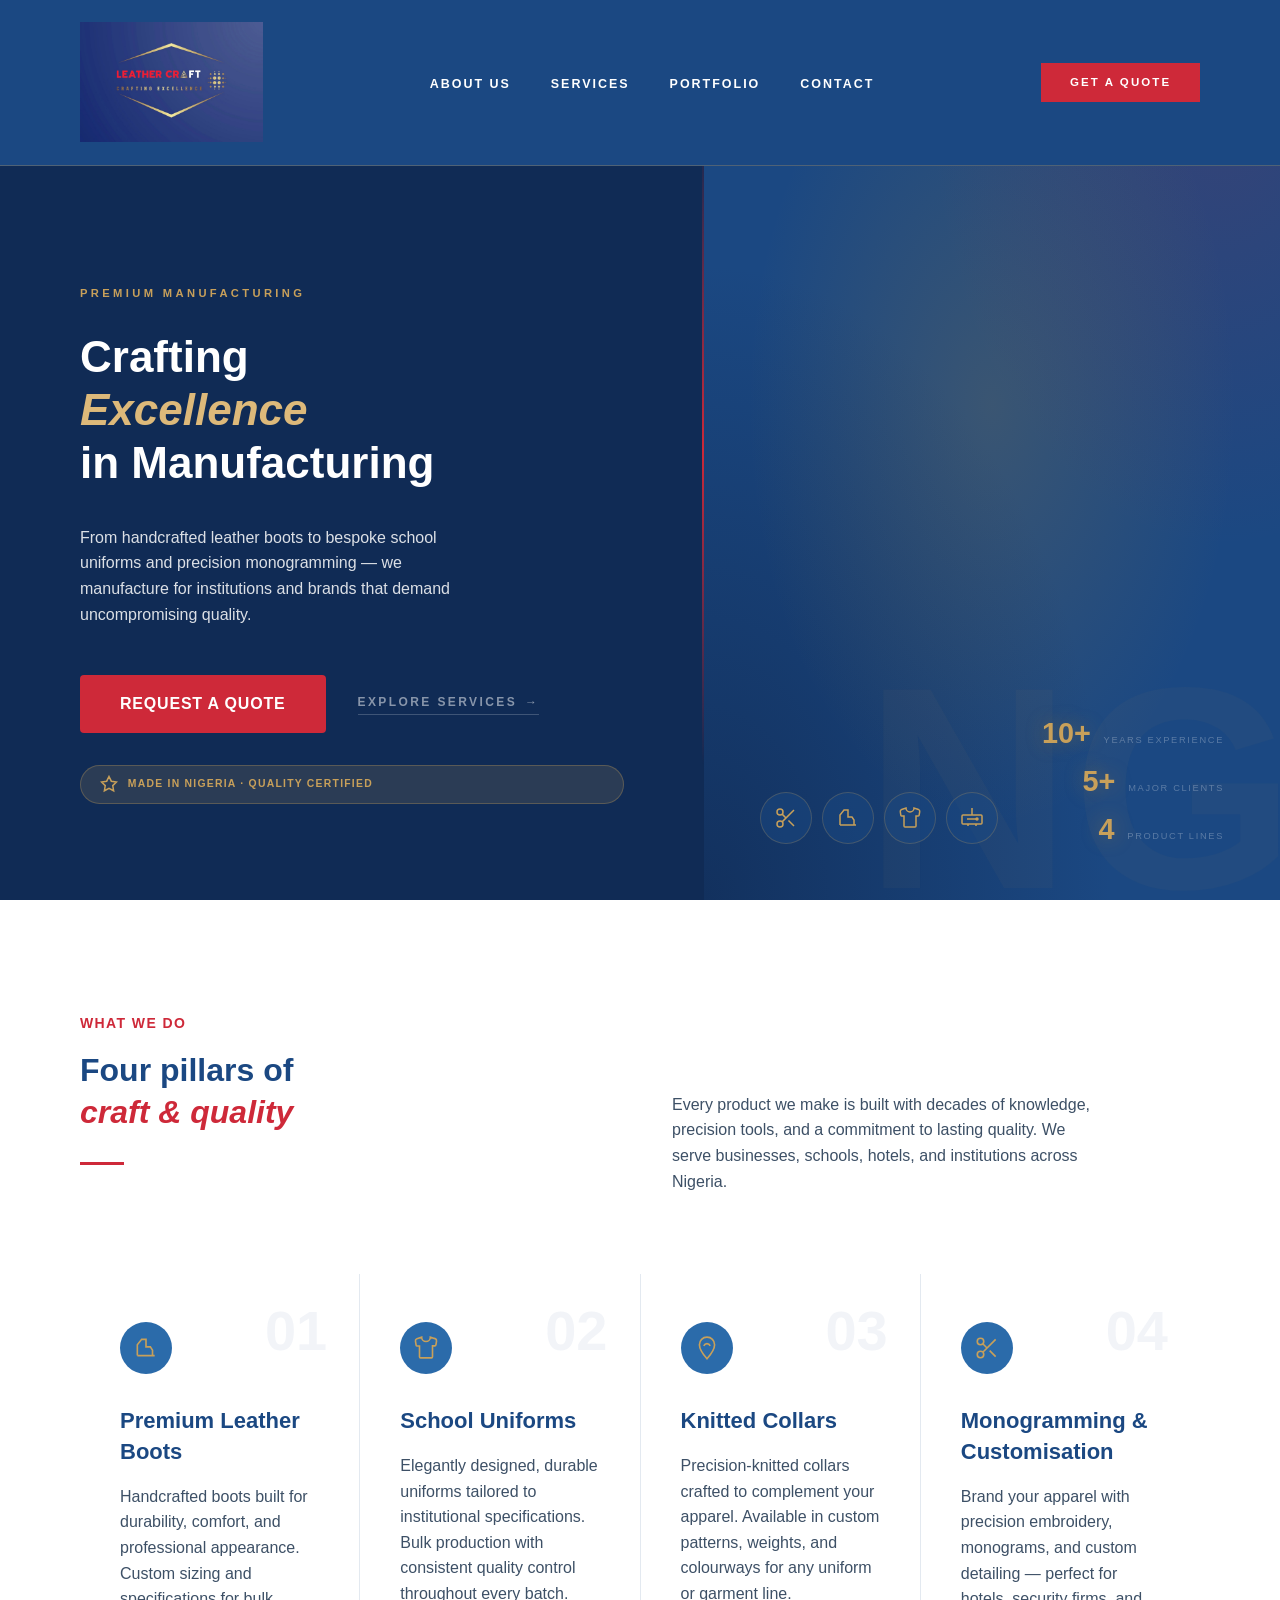
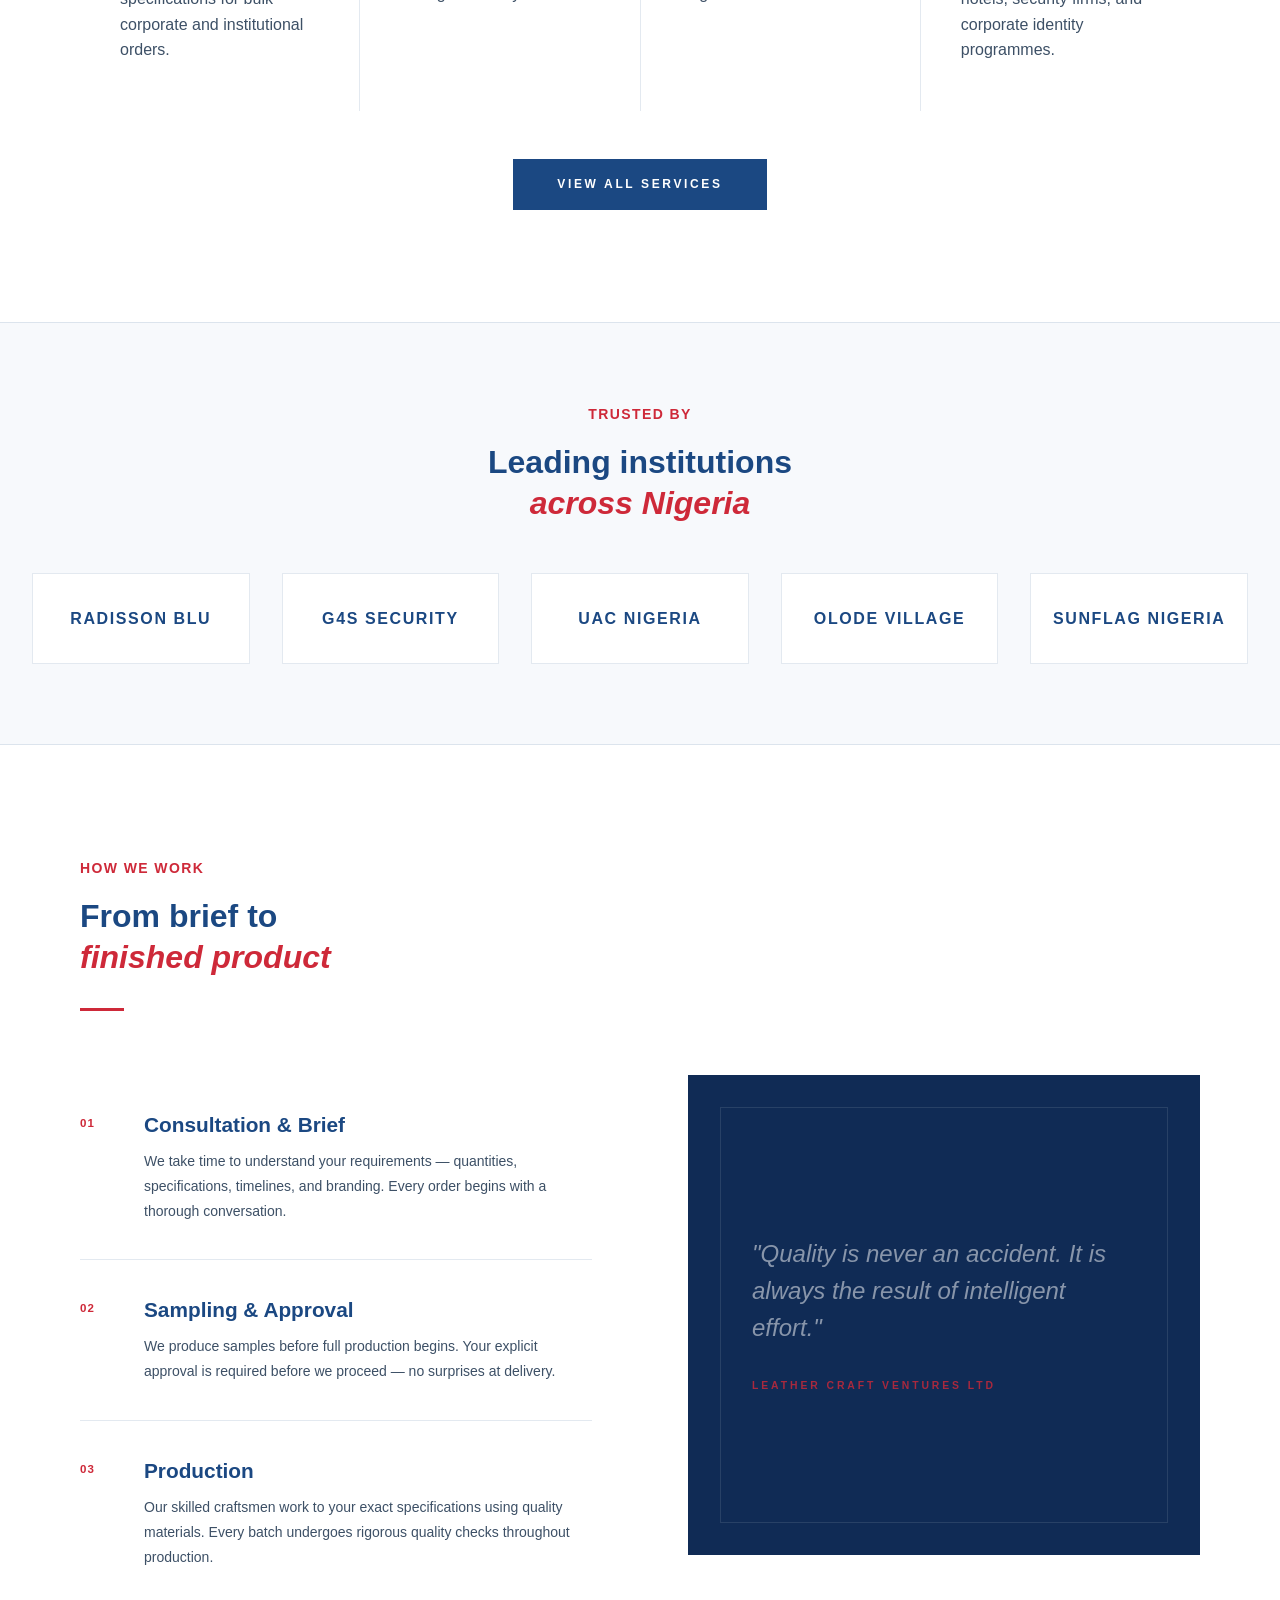
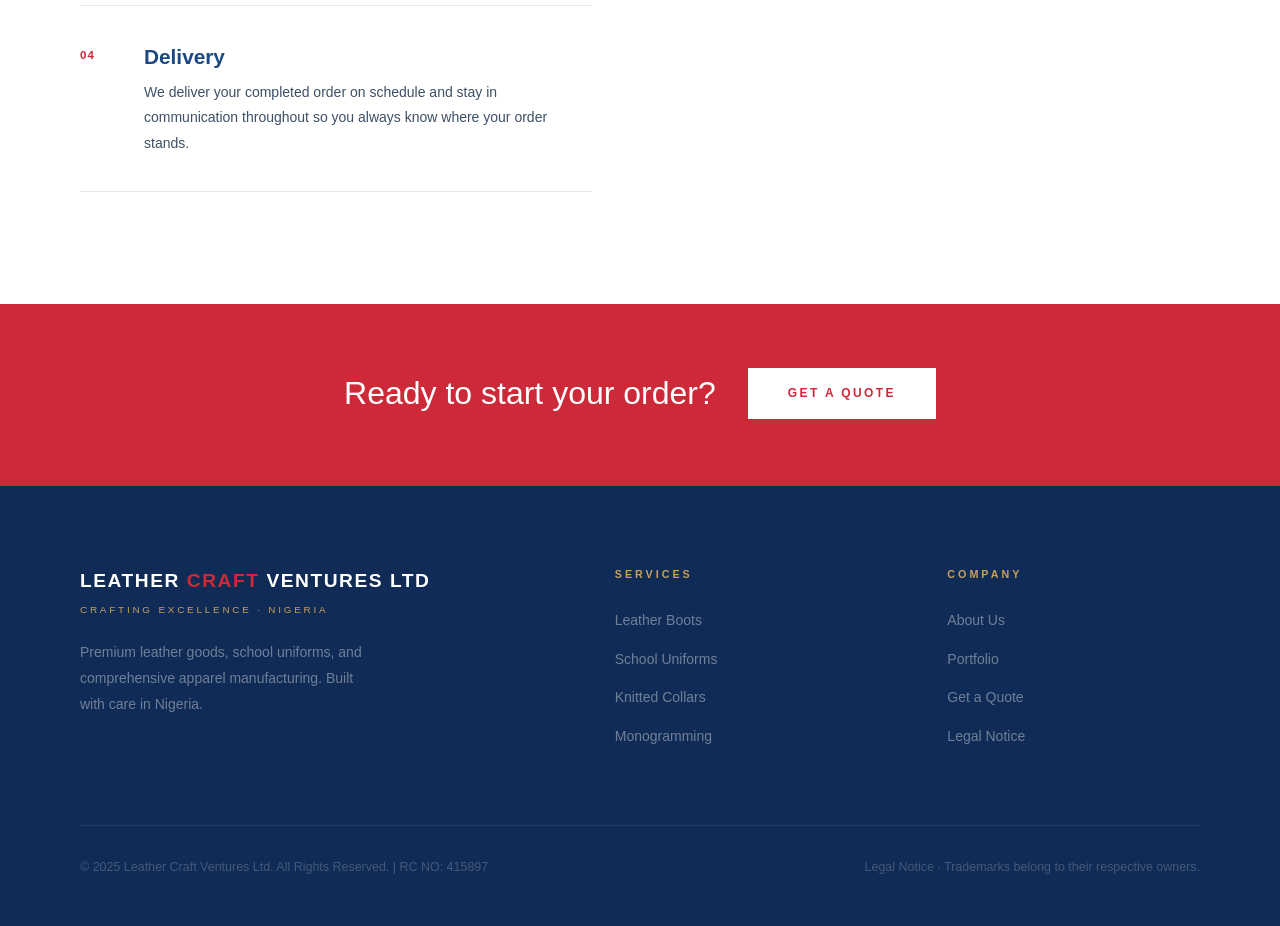
<file: website/index.html>
<!DOCTYPE html>
<html lang="en">
<head>
  <meta name="color-scheme" content="light dark" />
  <meta charset="UTF-8" />
  <meta name="viewport" content="width=device-width, initial-scale=1.0" />
  <meta name="description" content="Leather Craft Ventures Ltd — Nigeria's specialists in premium leather boots, school uniforms, knitted collars, and corporate monogramming. Trusted by Radisson Blu, G4S, UAC and more." />
  <meta http-equiv="Content-Security-Policy" content="default-src 'self'; style-src 'self' 'unsafe-inline' https://fonts.googleapis.com; font-src 'self' https://fonts.gstatic.com; script-src 'self'; img-src 'self' data:; connect-src 'self';" />
  <link rel="canonical" href="https://leathercraftventures.com/" />
  <link rel="icon" type="image/svg+xml" href="data:image/svg+xml,<svg xmlns='http://www.w3.org/2000/svg' viewBox='0 0 100 100'><text y='.9em' font-size='90'>🧵</text></svg>" />
  <meta name="theme-color" content="#1a365d" />
  <meta name="robots" content="index, follow" />
  
  <!-- Open Graph -->
  <meta property="og:title" content="Leather Craft Ventures Ltd — Crafting Excellence" />
  <meta property="og:description" content="Nigeria's specialists in premium leather boots, school uniforms, knitted collars, and corporate monogramming. Comprehensive apparel manufacturing trusted by leading institutions." />
  <meta property="og:type" content="website" />
  <meta property="og:url" content="https://leathercraftventures.com/" />
  <meta property="og:image" content="https://leathercraftventures.com/images/og-image.jpg" />
  
  <title>Leather Craft Ventures Ltd — Crafting Excellence</title>
  <link rel="preconnect" href="https://fonts.googleapis.com" />
  <link rel="preconnect" href="https://fonts.gstatic.com" crossorigin />
  <link href="https://fonts.googleapis.com/css2?family=Montserrat:wght@400;600;700&family=Open+Sans:wght@400;600&display=swap" rel="stylesheet" />
  <link rel="stylesheet" href="css/style.css" />
  
  <!-- JSON-LD Structured Data -->
  <script type="application/ld+json">
  {
    "@context": "https://schema.org",
    "@type": "Organization",
    "name": "Leather Craft Ventures Ltd",
    "description": "Premium leather boots, school uniforms, knitted collars, and corporate monogramming manufacturer in Nigeria. Comprehensive apparel and manufacturing solutions.",
    "url": "https://leathercraftventures.com",
    "logo": "https://leathercraftventures.com/images/logo.png",
    "address": {
      "@type": "PostalAddress",
      "addressCountry": "NG"
    },
    "contactPoint": {
      "@type": "ContactPoint",
      "contactType": "Customer Service"
    },
    "sameAs": []
  }
  </script>
</head>
<body>

<a href="#main-content" class="skip-link">Skip to main content</a>

<!-- ═══════════════ NAV ═══════════════ -->
<nav id="site-nav" role="navigation" aria-label="Main navigation">
  <a href="index.html" class="nav-logo">
    <img src="images/lcv.jpeg" alt="Leather Craft Ventures Ltd logo" style="height: 120px; width: auto;" loading="eager" />
  </a>
  <ul class="nav-links" role="list">
    <li><a href="about.html">About Us</a></li>
    <li><a href="services.html">Services</a></li>
    <li><a href="portfolio.html">Portfolio</a></li>
    <li><a href="contact.html">Contact</a></li>
  </ul>
  <a href="contact.html" class="nav-quote">Get a Quote</a>
  <button id="nav-hamburger" class="nav-hamburger" aria-label="Open menu" aria-expanded="false" aria-controls="mobile-menu">
    <span></span><span></span><span></span>
  </button>
</nav>

<div id="mobile-menu" class="mobile-menu" role="dialog" aria-label="Mobile navigation">
  <ul role="list">
    <li><a href="about.html">About Us</a></li>
    <li><a href="services.html">Services</a></li>
    <li><a href="portfolio.html">Portfolio</a></li>
    <li><a href="contact.html">Contact</a></li>
    <li><a href="contact.html" class="btn-primary">Get a Quote</a></li>
  </ul>
</div>

<!-- ═══════════════ HERO ═══════════════ -->
<main id="main-content">
<section id="hero" aria-label="Hero">
  <div class="hero-left">
    <p class="hero-eyebrow">Premium Manufacturing</p>
    <h1 class="hero-title">Crafting<br><em>Excellence</em> in Manufacturing</h1>
    <p class="hero-description">
      From handcrafted leather boots to bespoke school uniforms and precision
      monogramming — we manufacture for institutions and brands that demand
      uncompromising quality.
    </p>
    <div class="hero-ctas">
      <a href="contact.html" class="btn-primary">Request a Quote</a>
      <a href="services.html" class="btn-outline">Explore Services</a>
    </div>
    
    <!-- Made in Nigeria Badge -->
    <div style="margin-top: 2rem; display: inline-flex; align-items: center; gap: 0.6rem; padding: 0.6rem 1.2rem; background: rgba(200,160,90,0.15); border: 1px solid rgba(200,160,90,0.3); border-radius: 50px;">
      <svg width="18" height="18" viewBox="0 0 24 24" fill="none" stroke="currentColor" stroke-width="2" style="color: var(--gold);">
        <path d="M12 2l3.09 6.26L22 9.27l-5 4.87 1.18 6.88L12 17.77l-6.18 3.25L7 14.14 2 9.27l6.91-1.01L12 2z"/>
      </svg>
      <span style="font-family: var(--font-cond); font-size: 0.65rem; font-weight: 600; letter-spacing: 0.12em; text-transform: uppercase; color: var(--gold);">Made in Nigeria · Quality Certified</span>
    </div>
  </div>
  <div class="hero-right" aria-hidden="true">

    <!-- Icons — bottom left -->
    <div class="hero-icon-grid">
      <div class="hero-icon-cell">
        <svg viewBox="0 0 24 24" fill="none" stroke="currentColor" stroke-width="1.5">
          <circle cx="6" cy="6" r="3"/><circle cx="6" cy="18" r="3"/>
          <path d="M20 4L8.12 15.88M14.47 14.48L20 20M8.12 8.12L12 12"/>
        </svg>
      </div>
      <div class="hero-icon-cell">
        <svg viewBox="0 0 24 24" fill="none" stroke="currentColor" stroke-width="1.5">
          <path d="M4 19h16M4 19V9l4-5h4v7h4l2 3v5"/>
        </svg>
      </div>
      <div class="hero-icon-cell">
        <svg viewBox="0 0 24 24" fill="none" stroke="currentColor" stroke-width="1.5">
          <path d="M20.38 3.46L16 2a4 4 0 01-8 0L3.62 3.46a2 2 0 00-1.34 2.23l.58 3.57a1 1 0 00.99.84H6v10a1 1 0 001 1h10a1 1 0 001-1V10h2.15a1 1 0 00.99-.84l.58-3.57a2 2 0 00-1.34-2.23z"/>
        </svg>
      </div>
      <div class="hero-icon-cell">
        <svg viewBox="0 0 24 24" fill="none" stroke="currentColor" stroke-width="1.5">
          <rect x="2" y="9" width="20" height="9" rx="1"/>
          <path d="M12 2v7M8 18v2M16 18v2M7 13h10"/>
          <circle cx="17" cy="13" r="1" fill="currentColor"/>
        </svg>
      </div>
    </div>

    <!-- Stats — bottom right -->
    <div class="hero-stats">
      <div class="hero-stat-item">
        <span class="hero-stat-num">10+</span>
        <span class="hero-stat-label">Years Experience</span>
      </div>
      <div class="hero-stat-item">
        <span class="hero-stat-num">5+</span>
        <span class="hero-stat-label">Major Clients</span>
      </div>
      <div class="hero-stat-item">
        <span class="hero-stat-num">4</span>
        <span class="hero-stat-label">Product Lines</span>
      </div>
    </div>

  </div>
</section>

<!-- ═══════════════ SERVICES OVERVIEW ═══════════════ -->
<section aria-label="Services overview" style="padding: var(--section-pad); background: var(--white);">
  <div class="container">
    <div class="services-header">
      <div class="reveal">
        <p class="section-label">What We Do</p>
        <h2 class="section-title">Four pillars of<br><em>craft &amp; quality</em></h2>
        <div class="brand-rule"></div>
      </div>
      <p class="services-body-text reveal">
        Every product we make is built with decades of knowledge, precision tools,
        and a commitment to lasting quality. We serve businesses, schools, hotels,
        and institutions across Nigeria.
      </p>
    </div>
    <div class="services-grid">
      <article class="service-card reveal">
        <span class="service-index" aria-hidden="true">01</span>
        <div class="service-icon-wrap"><svg viewBox="0 0 24 24" fill="none" stroke="currentColor" stroke-width="1.5"><path d="M4 19h16M4 19V9l4-5h4v7h4l2 3v5"/></svg></div>
        <h3 class="service-name">Premium Leather Boots</h3>
        <p class="service-desc">Handcrafted boots built for durability, comfort, and professional appearance. Custom sizing and specifications for bulk corporate and institutional orders.</p>
      </article>
      <article class="service-card reveal">
        <span class="service-index" aria-hidden="true">02</span>
        <div class="service-icon-wrap"><svg viewBox="0 0 24 24" fill="none" stroke="currentColor" stroke-width="1.5"><path d="M20.38 3.46L16 2a4 4 0 01-8 0L3.62 3.46a2 2 0 00-1.34 2.23l.58 3.57a1 1 0 00.99.84H6v10a1 1 0 001 1h10a1 1 0 001-1V10h2.15a1 1 0 00.99-.84l.58-3.57a2 2 0 00-1.34-2.23z"/></svg></div>
        <h3 class="service-name">School Uniforms</h3>
        <p class="service-desc">Elegantly designed, durable uniforms tailored to institutional specifications. Bulk production with consistent quality control throughout every batch.</p>
      </article>
      <article class="service-card reveal">
        <span class="service-index" aria-hidden="true">03</span>
        <div class="service-icon-wrap"><svg viewBox="0 0 24 24" fill="none" stroke="currentColor" stroke-width="1.5"><path d="M12 2C8 2 5 5 5 9c0 5 7 13 7 13s7-8 7-13c0-4-3-7-7-7z"/><path d="M9 10s1-2 3-2 3 2 3 2"/></svg></div>
        <h3 class="service-name">Knitted Collars</h3>
        <p class="service-desc">Precision-knitted collars crafted to complement your apparel. Available in custom patterns, weights, and colourways for any uniform or garment line.</p>
      </article>
      <article class="service-card reveal">
        <span class="service-index" aria-hidden="true">04</span>
        <div class="service-icon-wrap"><svg viewBox="0 0 24 24" fill="none" stroke="currentColor" stroke-width="1.5"><circle cx="6" cy="6" r="3"/><circle cx="6" cy="18" r="3"/><path d="M20 4L8.12 15.88M14.47 14.48L20 20M8.12 8.12L12 12"/></svg></div>
        <h3 class="service-name">Monogramming &amp; Customisation</h3>
        <p class="service-desc">Brand your apparel with precision embroidery, monograms, and custom detailing — perfect for hotels, security firms, and corporate identity programmes.</p>
      </article>
    </div>
    <div style="text-align:center; margin-top:3rem;" class="reveal">
      <a href="services.html" class="btn-navy">View All Services</a>
    </div>
  </div>
</section>

<!-- ═══════════════ CLIENTS ═══════════════ -->
<section aria-label="Trusted clients" style="background: var(--off-white); padding: 5rem 2rem; border-top: 1px solid var(--border); border-bottom: 1px solid var(--border);">
  <div class="container">
    <div class="reveal" style="text-align: center; margin-bottom: 3rem;">
      <p class="section-label">Trusted By</p>
      <h2 class="section-title">Leading institutions<br><em>across Nigeria</em></h2>
    </div>
    <div class="clients-grid reveal">
      <div class="client-logo">Radisson Blu</div>
      <div class="client-logo">G4S Security</div>
      <div class="client-logo">UAC Nigeria</div>
      <div class="client-logo">Olode Village</div>
      <div class="client-logo">Sunflag Nigeria</div>
    </div>
  </div>
</section>

<!-- ═══════════════ PROCESS ═══════════════ -->
<section aria-label="Our process" style="padding: var(--section-pad); background: var(--white);">
  <div class="container">
    <div class="reveal">
      <p class="section-label">How We Work</p>
      <h2 class="section-title">From brief to<br><em>finished product</em></h2>
      <div class="brand-rule"></div>
    </div>
    <div class="process-layout">
      <ol class="process-steps" role="list">
        <li class="process-step reveal">
          <span class="step-number">01</span>
          <div>
            <h3 class="step-title">Consultation &amp; Brief</h3>
            <p class="step-body">We take time to understand your requirements — quantities, specifications, timelines, and branding. Every order begins with a thorough conversation.</p>
          </div>
        </li>
        <li class="process-step reveal">
          <span class="step-number">02</span>
          <div>
            <h3 class="step-title">Sampling &amp; Approval</h3>
            <p class="step-body">We produce samples before full production begins. Your explicit approval is required before we proceed — no surprises at delivery.</p>
          </div>
        </li>
        <li class="process-step reveal">
          <span class="step-number">03</span>
          <div>
            <h3 class="step-title">Production</h3>
            <p class="step-body">Our skilled craftsmen work to your exact specifications using quality materials. Every batch undergoes rigorous quality checks throughout production.</p>
          </div>
        </li>
        <li class="process-step reveal">
          <span class="step-number">04</span>
          <div>
            <h3 class="step-title">Delivery</h3>
            <p class="step-body">We deliver your completed order on schedule and stay in communication throughout so you always know where your order stands.</p>
          </div>
        </li>
      </ol>
      <div class="process-panel reveal" aria-hidden="true">
        <p class="process-panel-quote">"Quality is never an accident. It is always the result of intelligent effort."</p>
        <p class="process-panel-attr">Leather Craft Ventures Ltd</p>
      </div>
    </div>
  </div>
</section>

<!-- ═══════════════ CTA STRIP ═══════════════ -->
<section class="cta-strip">
  <div class="container" style="display:flex; align-items:center; justify-content:space-between; gap:2rem; flex-wrap:wrap;">
    <p class="cta-strip-text">Ready to start your order?</p>
    <a href="contact.html" class="btn-white">Get a Quote</a>
  </div>
</section>

<!-- ═══════════════ FOOTER ═══════════════ -->
<footer id="site-footer">
  <div class="container">
    <div class="footer-grid">
      <div>
        <p class="footer-brand-name"><span class="footer-leather">Leather</span> <span class="footer-craft">Craft</span> Ventures Ltd</p>
        <p class="footer-brand-tag">Crafting Excellence · Nigeria</p>
        <p class="footer-brand-blurb">Premium leather goods, school uniforms, and comprehensive apparel manufacturing. Built with care in Nigeria.</p>
      </div>
      <nav class="footer-col" aria-label="Services navigation">
        <h4>Services</h4>
        <ul role="list">
          <li><a href="services.html">Leather Boots</a></li>
          <li><a href="services.html">School Uniforms</a></li>
          <li><a href="services.html">Knitted Collars</a></li>
          <li><a href="services.html">Monogramming</a></li>
        </ul>
      </nav>
      <nav class="footer-col" aria-label="Company navigation">
        <h4>Company</h4>
        <ul role="list">
          <li><a href="about.html">About Us</a></li>
          <li><a href="portfolio.html">Portfolio</a></li>
          <li><a href="contact.html">Get a Quote</a></li>
          <li><a href="legal.html">Legal Notice</a></li>
        </ul>
      </nav>
    </div>
    <div class="footer-bottom">
      <p>© 2025 Leather Craft Ventures Ltd. All Rights Reserved. | RC NO: 415897</p>
      <p><a href="legal.html">Legal Notice</a> · Trademarks belong to their respective owners.</p>
    </div>
  </div>
</footer>
</main>

<script src="js/main.js"></script>
</body>
</html>
</file>
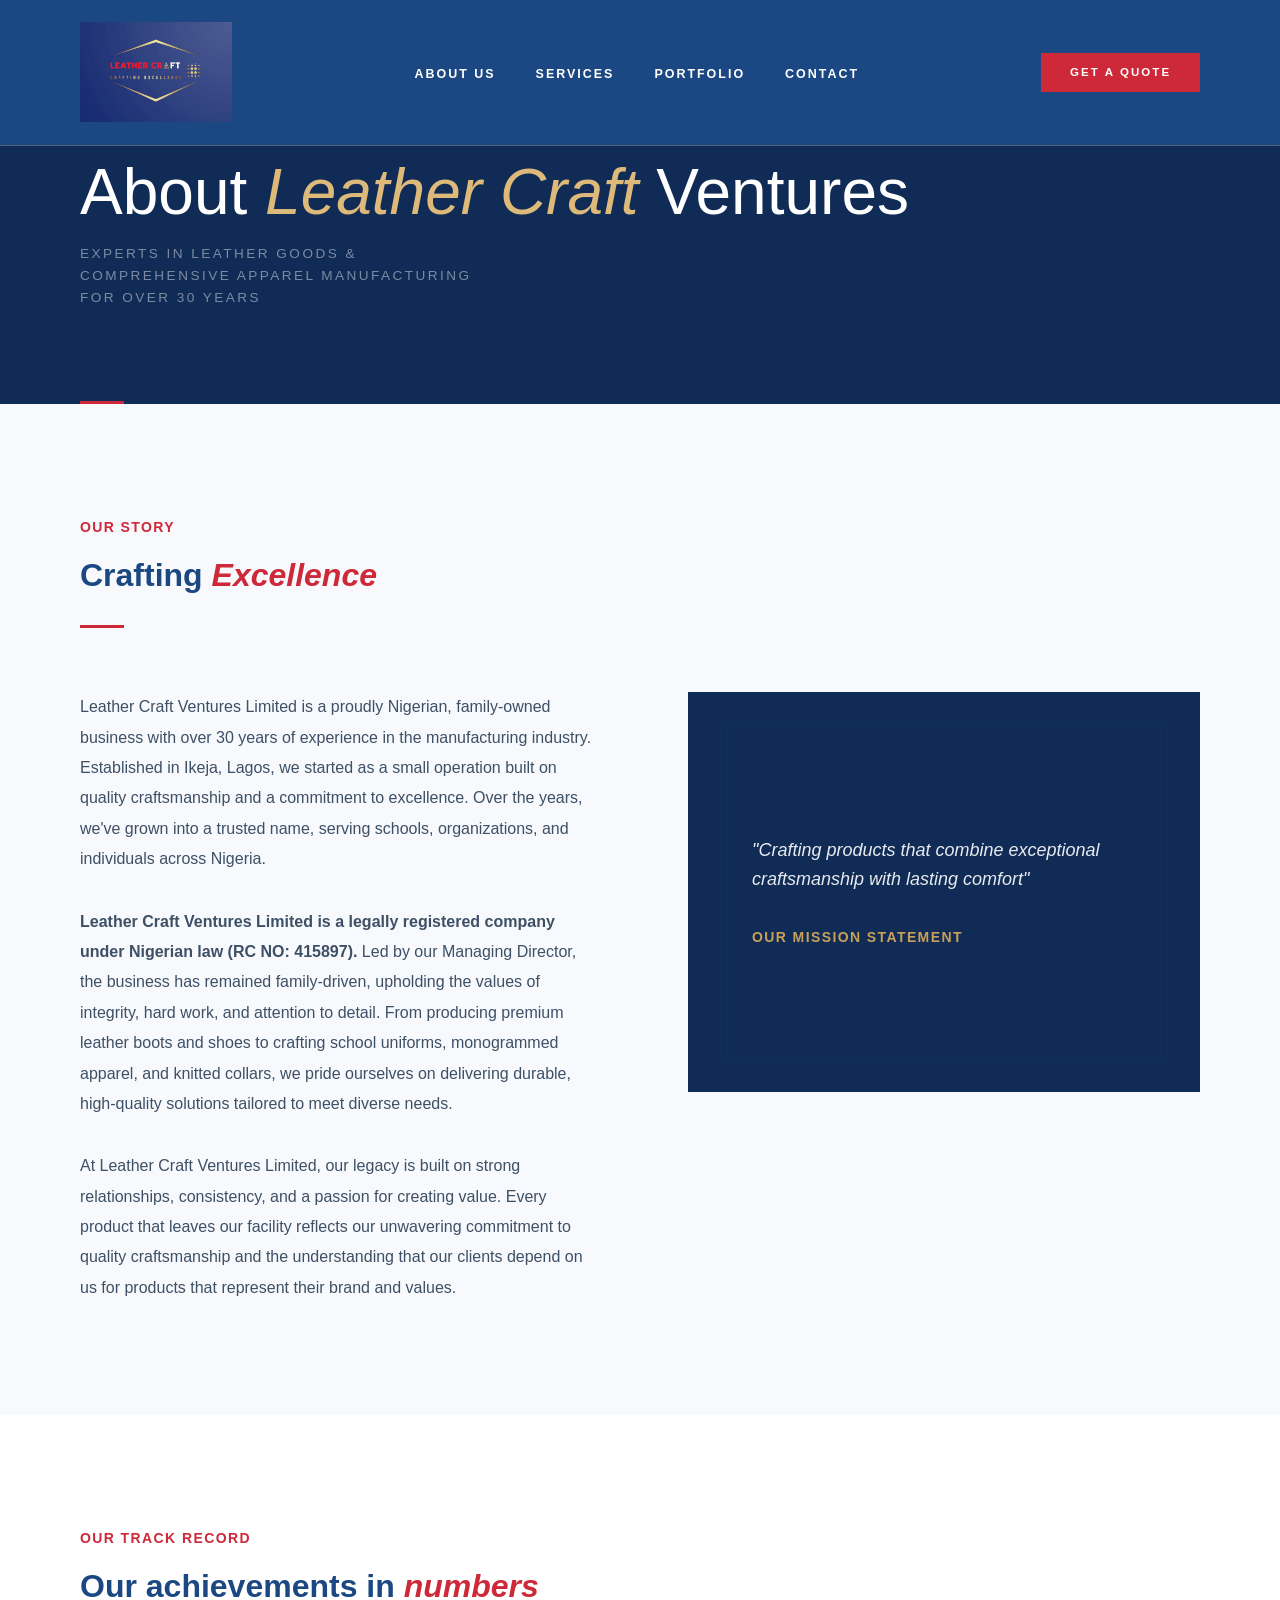
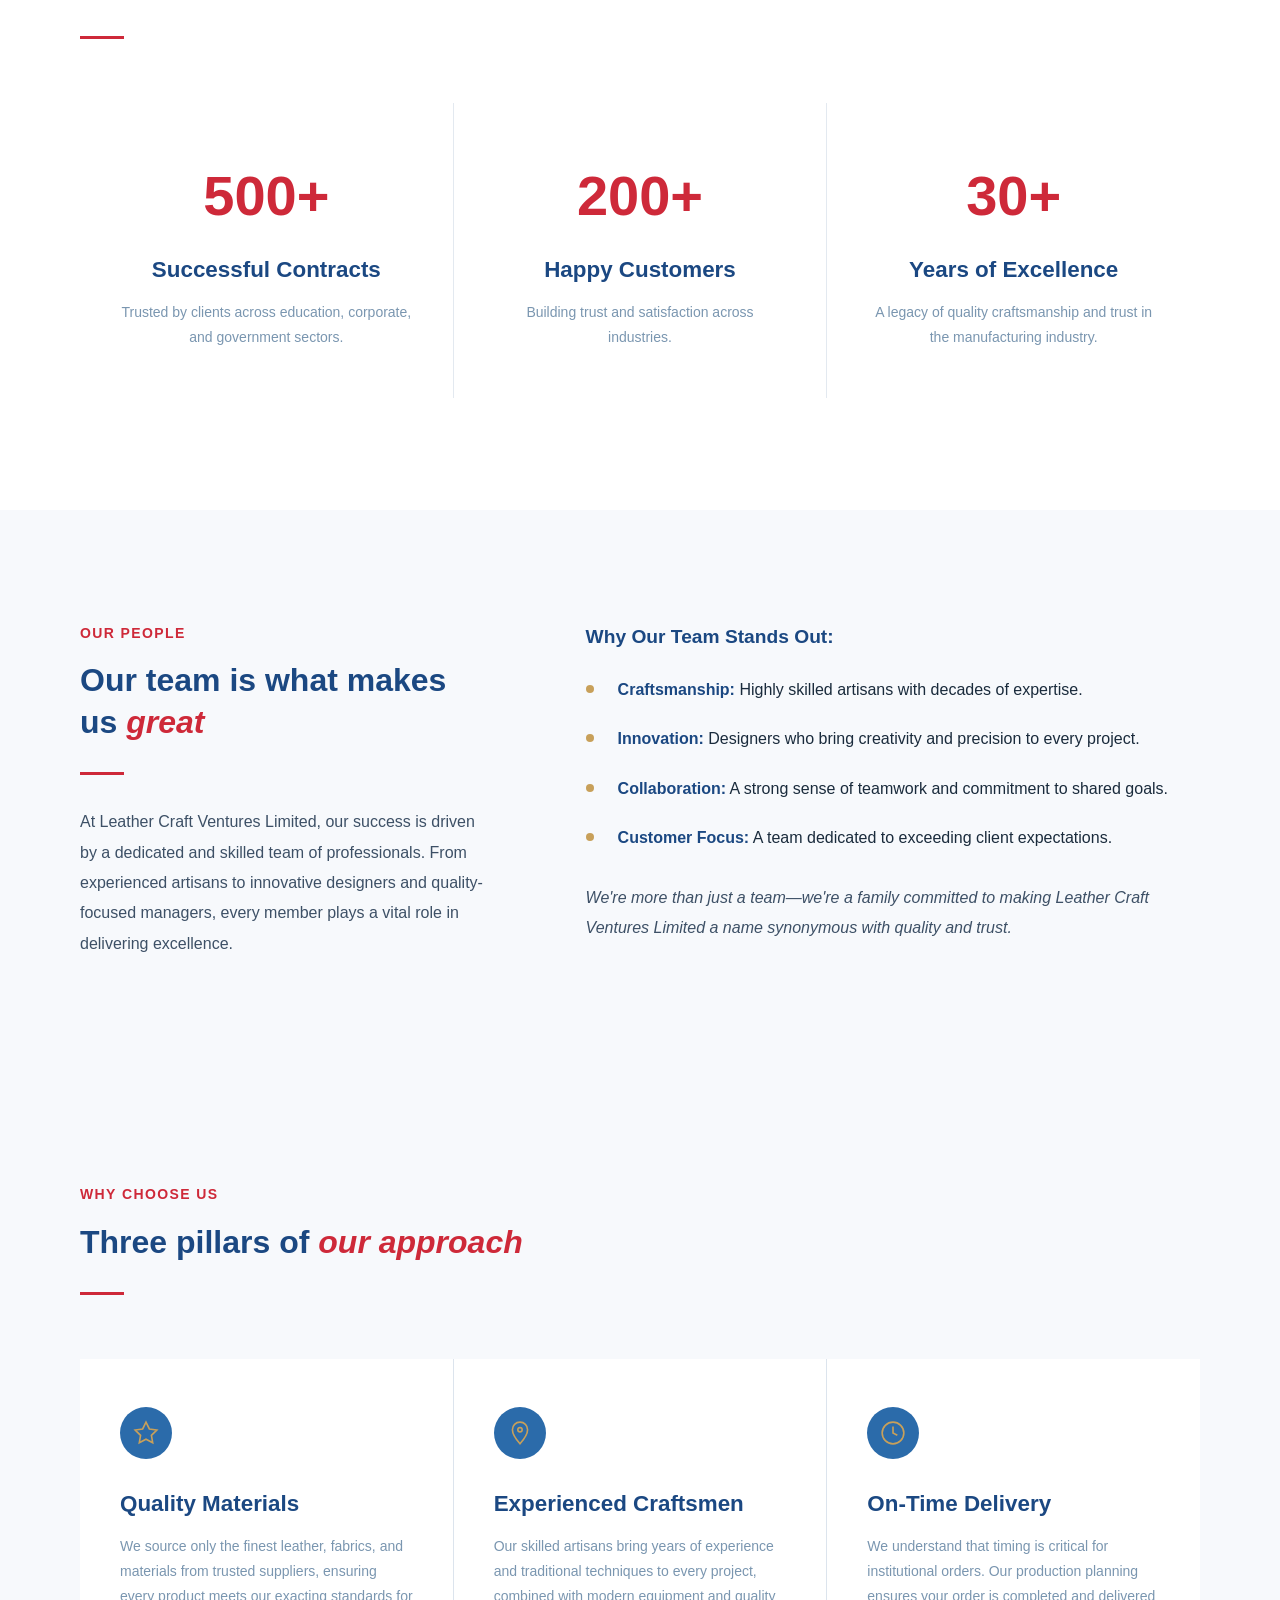
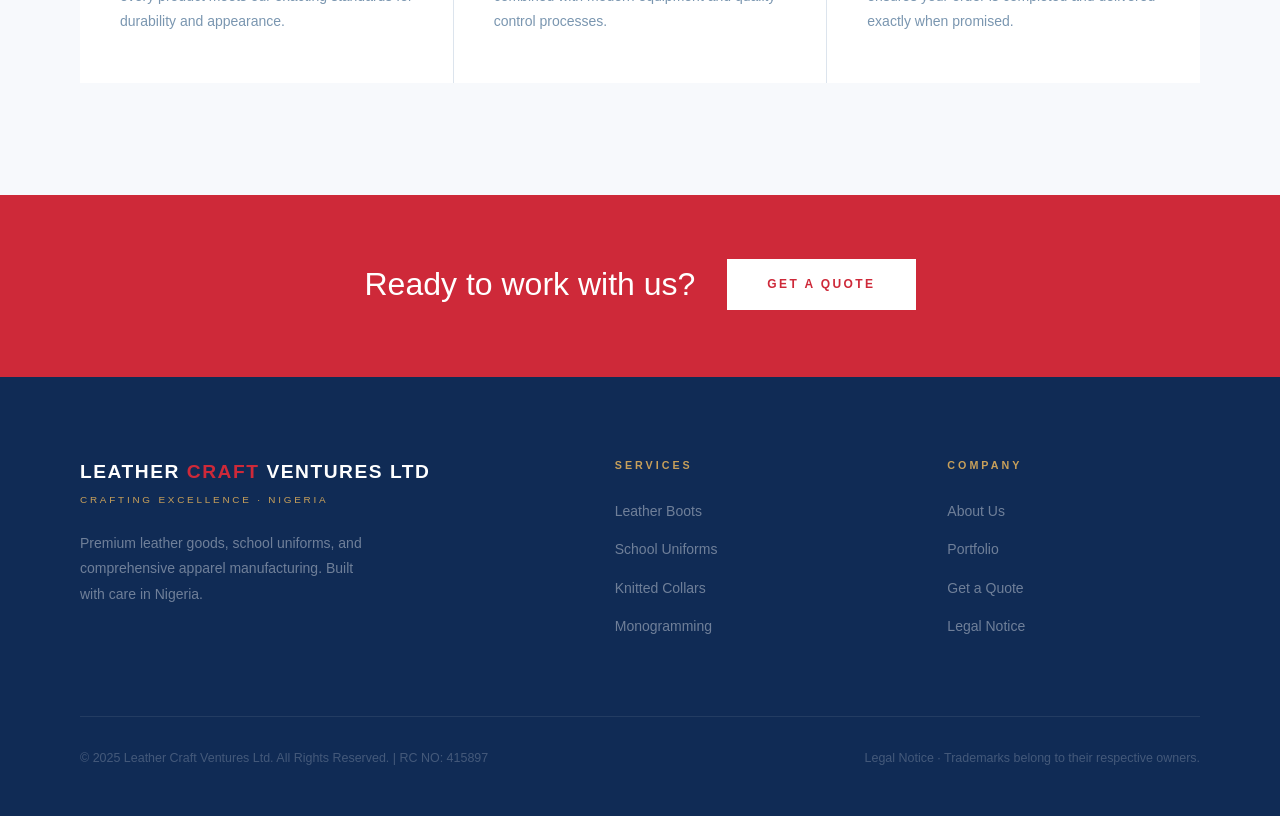
<file: website/about.html>
<!DOCTYPE html>
<html lang="en">
<head>
  <meta name="color-scheme" content="light dark" />
  <meta charset="UTF-8" />
  <meta name="viewport" content="width=device-width, initial-scale=1.0" />
  <meta name="description" content="About Leather Craft Ventures Ltd — Nigeria's specialists in premium leather boots, school uniforms, knitted collars, and comprehensive apparel manufacturing since our founding in Arepo, Ogun State." />
  <meta http-equiv="Content-Security-Policy" content="default-src 'self'; style-src 'self' 'unsafe-inline' https://fonts.googleapis.com; font-src 'self' https://fonts.gstatic.com; script-src 'self'; img-src 'self' data:; connect-src 'self';" />
  <link rel="canonical" href="https://leathercraftventures.com/about.html" />
  <link rel="icon" type="image/svg+xml" href="data:image/svg+xml,<svg xmlns='http://www.w3.org/2000/svg' viewBox='0 0 100 100'><text y='.9em' font-size='90'>🧵</text></svg>" />
  
  <meta property="og:title" content="About Us — Leather Craft Ventures Ltd" />
  <meta property="og:description" content="Nigeria's specialists in premium leather boots, school uniforms, knitted collars, and comprehensive apparel manufacturing since our founding in Arepo, Ogun State." />
  <meta property="og:type" content="website" />
  <meta property="og:url" content="https://leathercraftventures.com/about.html" />
  <meta property="og:image" content="https://leathercraftventures.com/images/og-image.jpg" />
  
  <title>About Us — Leather Craft Ventures Ltd</title>

  <link rel="preconnect" href="https://fonts.googleapis.com" />
  <link rel="preconnect" href="https://fonts.gstatic.com" crossorigin />
  <link href="https://fonts.googleapis.com/css2?family=Montserrat:wght@400;600;700&family=Open+Sans:wght@400;600&display=swap" rel="stylesheet" />
  <link rel="stylesheet" href="css/style.css" />
</head>
<body>

<a href="#main-content" class="skip-link">Skip to main content</a>

<!-- ═══════════════════════════════════════════════════
     NAVIGATION
════════════════════════════════════════════════════ -->
<nav id="site-nav" role="navigation" aria-label="Main navigation">
  <a href="index.html" class="nav-logo">
    <img src="images/lcv.jpeg" alt="Leather Craft Ventures Ltd" style="height: 100px; width: auto;" />
  </a>
  <ul class="nav-links" role="list">
    <li><a href="about.html">About Us</a></li>
    <li><a href="services.html">Services</a></li>
    <li><a href="portfolio.html">Portfolio</a></li>
    <li><a href="contact.html">Contact</a></li>
  </ul>
  <a href="contact.html" class="nav-quote">Get a Quote</a>
  <button id="nav-hamburger" class="nav-hamburger" aria-label="Open menu"
    aria-expanded="false" aria-controls="mobile-menu">
    <span></span><span></span><span></span>
  </button>
</nav>

<!-- Mobile Menu -->
<div id="mobile-menu" class="mobile-menu" role="dialog" aria-label="Mobile navigation">
  <ul role="list">
    <li><a href="about.html">About Us</a></li>
    <li><a href="services.html">Services</a></li>
    <li><a href="portfolio.html">Portfolio</a></li>
    <li><a href="contact.html">Contact</a></li>
    <li><a href="contact.html" class="btn-primary">Get a Quote</a></li>
  </ul>
</div>

<!-- ═══════════════════════════════════════════════════
     PAGE HERO
════════════════════════════════════════════════════ -->
<main id="main-content">
<section class="page-hero" aria-label="About page hero">
  <div class="container">
    <h1 class="page-hero-title">About <em>Leather Craft</em> Ventures</h1>
    <p class="page-hero-sub">Experts in Leather Goods & Comprehensive Apparel Manufacturing for over 30 years</p>
  </div>
</section>

<!-- ═══════════════════════════════════════════════════
     COMPANY STORY
════════════════════════════════════════════════════ -->
<section style="padding: var(--section-pad); background: var(--off-white);">
  <div class="container">
    <div class="reveal">
      <p class="section-label">Our Story</p>
      <h2 class="section-title">Crafting <em>Excellence</em></h2>
      <div class="brand-rule"></div>
    </div>
    
    <div style="display: grid; grid-template-columns: 1fr 1fr; gap: 6rem; margin-top: 4rem; align-items: start;" class="reveal">
      <div>
        <p style="font-size: 1rem; line-height: 1.9; color: var(--text-body); margin-bottom: 2rem;">
          Leather Craft Ventures Limited is a proudly Nigerian, family-owned business with over 30 years of experience in the manufacturing industry. Established in Ikeja, Lagos, we started as a small operation built on quality craftsmanship and a commitment to excellence. Over the years, we've grown into a trusted name, serving schools, organizations, and individuals across Nigeria.
        </p>
        <p style="font-size: 1rem; line-height: 1.9; color: var(--text-body); margin-bottom: 2rem;">
          <strong>Leather Craft Ventures Limited is a legally registered company under Nigerian law (RC NO: 415897).</strong> Led by our Managing Director, the business has remained family-driven, upholding the values of integrity, hard work, and attention to detail. From producing premium leather boots and shoes to crafting school uniforms, monogrammed apparel, and knitted collars, we pride ourselves on delivering durable, high-quality solutions tailored to meet diverse needs.
        </p>
        <p style="font-size: 1rem; line-height: 1.9; color: var(--text-body);">
          At Leather Craft Ventures Limited, our legacy is built on strong relationships, consistency, and a passion for creating value. Every product that leaves our facility reflects our unwavering commitment to quality craftsmanship and the understanding that our clients depend on us for products that represent their brand and values.
        </p>
      </div>
      
      <div style="background: var(--navy-deep); padding: 4rem; display: flex; flex-direction: column; justify-content: center; gap: 2rem; min-height: 400px; position: relative;">
        <div style="position: absolute; inset: 2rem; border: 1px solid var(--border); pointer-events: none;"></div>
        <p style="font-family: var(--font-heading); font-size: 18px; font-style: italic; font-weight: 400; color: rgba(255, 255, 255, 0.9); line-height: 1.6; position: relative; z-index: 1;">
          "Crafting products that combine exceptional craftsmanship with lasting comfort"
        </p>
        <p style="font-family: var(--font-heading); font-size: 14px; font-weight: 600; letter-spacing: 0.1em; text-transform: uppercase; color: var(--gold); opacity: 1;">
          Our Mission Statement
        </p>
      </div>
    </div>
  </div>
</section>

<!-- ═══════════════════════════════════════════════════
     ACHIEVEMENTS SECTION
════════════════════════════════════════════════════ -->
<section style="padding: var(--section-pad); background: var(--white);">
  <div class="container">
    <div class="reveal">
      <p class="section-label">Our Track Record</p>
      <h2 class="section-title">Our achievements in <em>numbers</em></h2>
      <div class="brand-rule"></div>
    </div>
    
    <div style="display: grid; grid-template-columns: repeat(3, 1fr); gap: 1px; background: var(--border); margin-top: 4rem;">
      <div class="reveal" style="background: var(--white); padding: 3rem 2.5rem; text-align: center; position: relative; overflow: hidden; transition: background 0.3s;">
        <div style="font-size: 3.5rem; font-weight: 700; color: var(--crimson); margin-bottom: 1rem; font-family: var(--font-heading);">500+</div>
        <h3 style="font-family: var(--font-heading); font-size: 1.4rem; font-weight: 600; line-height: 1.2; margin-bottom: 1rem; color: var(--navy);">Successful Contracts</h3>
        <p style="font-size: 0.875rem; line-height: 1.8; color: var(--text-muted);">
          Trusted by clients across education, corporate, and government sectors.
        </p>
      </div>
      
      <div class="reveal" style="background: var(--white); padding: 3rem 2.5rem; text-align: center; position: relative; overflow: hidden; transition: background 0.3s;">
        <div style="font-size: 3.5rem; font-weight: 700; color: var(--crimson); margin-bottom: 1rem; font-family: var(--font-heading);">200+</div>
        <h3 style="font-family: var(--font-heading); font-size: 1.4rem; font-weight: 600; line-height: 1.2; margin-bottom: 1rem; color: var(--navy);">Happy Customers</h3>
        <p style="font-size: 0.875rem; line-height: 1.8; color: var(--text-muted);">
          Building trust and satisfaction across industries.
        </p>
      </div>
      
      <div class="reveal" style="background: var(--white); padding: 3rem 2.5rem; text-align: center; position: relative; overflow: hidden; transition: background 0.3s;">
        <div style="font-size: 3.5rem; font-weight: 700; color: var(--crimson); margin-bottom: 1rem; font-family: var(--font-heading);">30+</div>
        <h3 style="font-family: var(--font-heading); font-size: 1.4rem; font-weight: 600; line-height: 1.2; margin-bottom: 1rem; color: var(--navy);">Years of Excellence</h3>
        <p style="font-size: 0.875rem; line-height: 1.8; color: var(--text-muted);">
          A legacy of quality craftsmanship and trust in the manufacturing industry.
        </p>
      </div>
    </div>
  </div>
</section>

<!-- ═══════════════════════════════════════════════════
     TEAM SECTION
════════════════════════════════════════════════════ -->
<section style="padding: var(--section-pad); background: var(--off-white);">
  <div class="container">
    <div style="display: grid; grid-template-columns: 1fr 1.5fr; gap: 6rem; align-items: start;" class="reveal">
      <div>
        <p class="section-label">Our People</p>
        <h2 class="section-title">Our team is what makes us <em>great</em></h2>
        <div class="brand-rule"></div>
        <p style="font-size: 1rem; line-height: 1.9; color: var(--text-body); margin-top: 2rem;">
          At Leather Craft Ventures Limited, our success is driven by a dedicated and skilled team of professionals. From experienced artisans to innovative designers and quality-focused managers, every member plays a vital role in delivering excellence.
        </p>
      </div>
      
      <div>
        <h4 style="font-family: var(--font-heading); font-size: 1.2rem; font-weight: 600; color: var(--navy); margin-bottom: 1.5rem;">Why Our Team Stands Out:</h4>
        <ul style="list-style: none; padding: 0; margin: 0;">
          <li style="margin-bottom: 1.5rem; padding-left: 2rem; position: relative;">
            <div style="position: absolute; left: 0; top: 0.5rem; width: 8px; height: 8px; background: var(--gold); border-radius: 50%;"></div>
            <strong style="color: var(--navy);">Craftsmanship:</strong> Highly skilled artisans with decades of expertise.
          </li>
          <li style="margin-bottom: 1.5rem; padding-left: 2rem; position: relative;">
            <div style="position: absolute; left: 0; top: 0.5rem; width: 8px; height: 8px; background: var(--gold); border-radius: 50%;"></div>
            <strong style="color: var(--navy);">Innovation:</strong> Designers who bring creativity and precision to every project.
          </li>
          <li style="margin-bottom: 1.5rem; padding-left: 2rem; position: relative;">
            <div style="position: absolute; left: 0; top: 0.5rem; width: 8px; height: 8px; background: var(--gold); border-radius: 50%;"></div>
            <strong style="color: var(--navy);">Collaboration:</strong> A strong sense of teamwork and commitment to shared goals.
          </li>
          <li style="margin-bottom: 1.5rem; padding-left: 2rem; position: relative;">
            <div style="position: absolute; left: 0; top: 0.5rem; width: 8px; height: 8px; background: var(--gold); border-radius: 50%;"></div>
            <strong style="color: var(--navy);">Customer Focus:</strong> A team dedicated to exceeding client expectations.
          </li>
        </ul>
        <p style="font-size: 1rem; line-height: 1.9; color: var(--text-body); margin-top: 2rem; font-style: italic;">
          We're more than just a team—we're a family committed to making Leather Craft Ventures Limited a name synonymous with quality and trust.
        </p>
      </div>
    </div>
  </div>
</section>

<!-- ═══════════════════════════════════════════════════
     WHY CHOOSE US
════════════════════════════════════════════════════ -->
<section style="padding: var(--section-pad); background: var(--off-white);">
  <div class="container">
    <div class="reveal">
      <p class="section-label">Why Choose Us</p>
      <h2 class="section-title">Three pillars of <em>our approach</em></h2>
      <div class="brand-rule"></div>
    </div>
    
    <div style="display: grid; grid-template-columns: repeat(3, 1fr); gap: 1px; background: var(--border); margin-top: 4rem;">
      <div class="reveal" style="background: var(--white); padding: 3rem 2.5rem; position: relative; overflow: hidden; transition: background 0.3s;">
        <div style="width: 52px; height: 52px; background: var(--steel); border-radius: 50%; display: flex; align-items: center; justify-content: center; margin-bottom: 2rem;">
          <svg viewBox="0 0 24 24" fill="none" stroke="currentColor" stroke-width="1.5" style="width: 26px; height: 26px; color: var(--gold);" aria-hidden="true">
            <path d="M12 2l3.09 6.26L22 9.27l-5 4.87 1.18 6.88L12 17.77l-6.18 3.25L7 14.14 2 9.27l6.91-1.01L12 2z"/>
          </svg>
        </div>
        <h3 style="font-family: var(--font-serif); font-size: 1.4rem; font-weight: 600; line-height: 1.2; margin-bottom: 1rem; color: var(--navy);">Quality Materials</h3>
        <p style="font-size: 0.875rem; line-height: 1.8; color: var(--text-muted);">
          We source only the finest leather, fabrics, and materials from trusted suppliers, ensuring every product meets our exacting standards for durability and appearance.
        </p>
      </div>
      
      <div class="reveal" style="background: var(--white); padding: 3rem 2.5rem; position: relative; overflow: hidden; transition: background 0.3s;">
        <div style="width: 52px; height: 52px; background: var(--steel); border-radius: 50%; display: flex; align-items: center; justify-content: center; margin-bottom: 2rem;">
          <svg viewBox="0 0 24 24" fill="none" stroke="currentColor" stroke-width="1.5" style="width: 26px; height: 26px; color: var(--gold);" aria-hidden="true">
            <path d="M12 2C8 2 5 5 5 9c0 5 7 13 7 13s7-8 7-13c0-4-3-7-7-7z"/>
            <circle cx="12" cy="9" r="2"/>
          </svg>
        </div>
        <h3 style="font-family: var(--font-serif); font-size: 1.4rem; font-weight: 600; line-height: 1.2; margin-bottom: 1rem; color: var(--navy);">Experienced Craftsmen</h3>
        <p style="font-size: 0.875rem; line-height: 1.8; color: var(--text-muted);">
          Our skilled artisans bring years of experience and traditional techniques to every project, combined with modern equipment and quality control processes.
        </p>
      </div>
      
      <div class="reveal" style="background: var(--white); padding: 3rem 2.5rem; position: relative; overflow: hidden; transition: background 0.3s;">
        <div style="width: 52px; height: 52px; background: var(--steel); border-radius: 50%; display: flex; align-items: center; justify-content: center; margin-bottom: 2rem;">
          <svg viewBox="0 0 24 24" fill="none" stroke="currentColor" stroke-width="1.5" style="width: 26px; height: 26px; color: var(--gold);" aria-hidden="true">
            <circle cx="12" cy="12" r="10"/>
            <polyline points="12,6 12,12 16,14"/>
          </svg>
        </div>
        <h3 style="font-family: var(--font-serif); font-size: 1.4rem; font-weight: 600; line-height: 1.2; margin-bottom: 1rem; color: var(--navy);">On-Time Delivery</h3>
        <p style="font-size: 0.875rem; line-height: 1.8; color: var(--text-muted);">
          We understand that timing is critical for institutional orders. Our production planning ensures your order is completed and delivered exactly when promised.
        </p>
      </div>
    </div>
  </div>
</section>

<!-- ═══════════════════════════════════════════════════
     CTA STRIP
════════════════════════════════════════════════════ -->
<section class="cta-strip">
  <div class="container" style="display: flex; align-items: center; justify-content: space-between; gap: 2rem; flex-wrap: wrap;">
    <p class="cta-strip-text">Ready to work with us?</p>
    <a href="contact.html" class="btn-white">Get a Quote</a>
  </div>
</section>
</main>

<!-- ═══════════════════════════════════════════════════
     FOOTER
════════════════════════════════════════════════════ -->
<footer id="site-footer">
  <div class="container">
    <div class="footer-grid">
      <div>
        <p class="footer-brand-name">
          <span class="footer-leather">Leather</span>
          <span class="footer-craft">Craft</span> Ventures Ltd
        </p>
        <p class="footer-brand-tag">Crafting Excellence · Nigeria</p>
        <p class="footer-brand-blurb">
          Premium leather goods, school uniforms, and comprehensive apparel
          manufacturing. Built with care in Nigeria.
        </p>
      </div>
      <nav class="footer-col" aria-label="Services navigation">
        <h4>Services</h4>
        <ul role="list">
          <li><a href="services.html">Leather Boots</a></li>
          <li><a href="services.html">School Uniforms</a></li>
          <li><a href="services.html">Knitted Collars</a></li>
          <li><a href="services.html">Monogramming</a></li>
        </ul>
      </nav>
      <nav class="footer-col" aria-label="Company navigation">
        <h4>Company</h4>
        <ul role="list">
          <li><a href="about.html">About Us</a></li>
          <li><a href="portfolio.html">Portfolio</a></li>
          <li><a href="contact.html">Get a Quote</a></li>
          <li><a href="legal.html">Legal Notice</a></li>
        </ul>
      </nav>
    </div>
    <div class="footer-bottom">
      <p>© 2025 Leather Craft Ventures Ltd. All Rights Reserved. | RC NO: 415897</p>
      <p><a href="legal.html">Legal Notice</a> · Trademarks belong to their respective owners.</p>
    </div>
  </div>
</footer>

<!-- Script -->
<script src="js/main.js"></script>

</body>
</html>
</file>
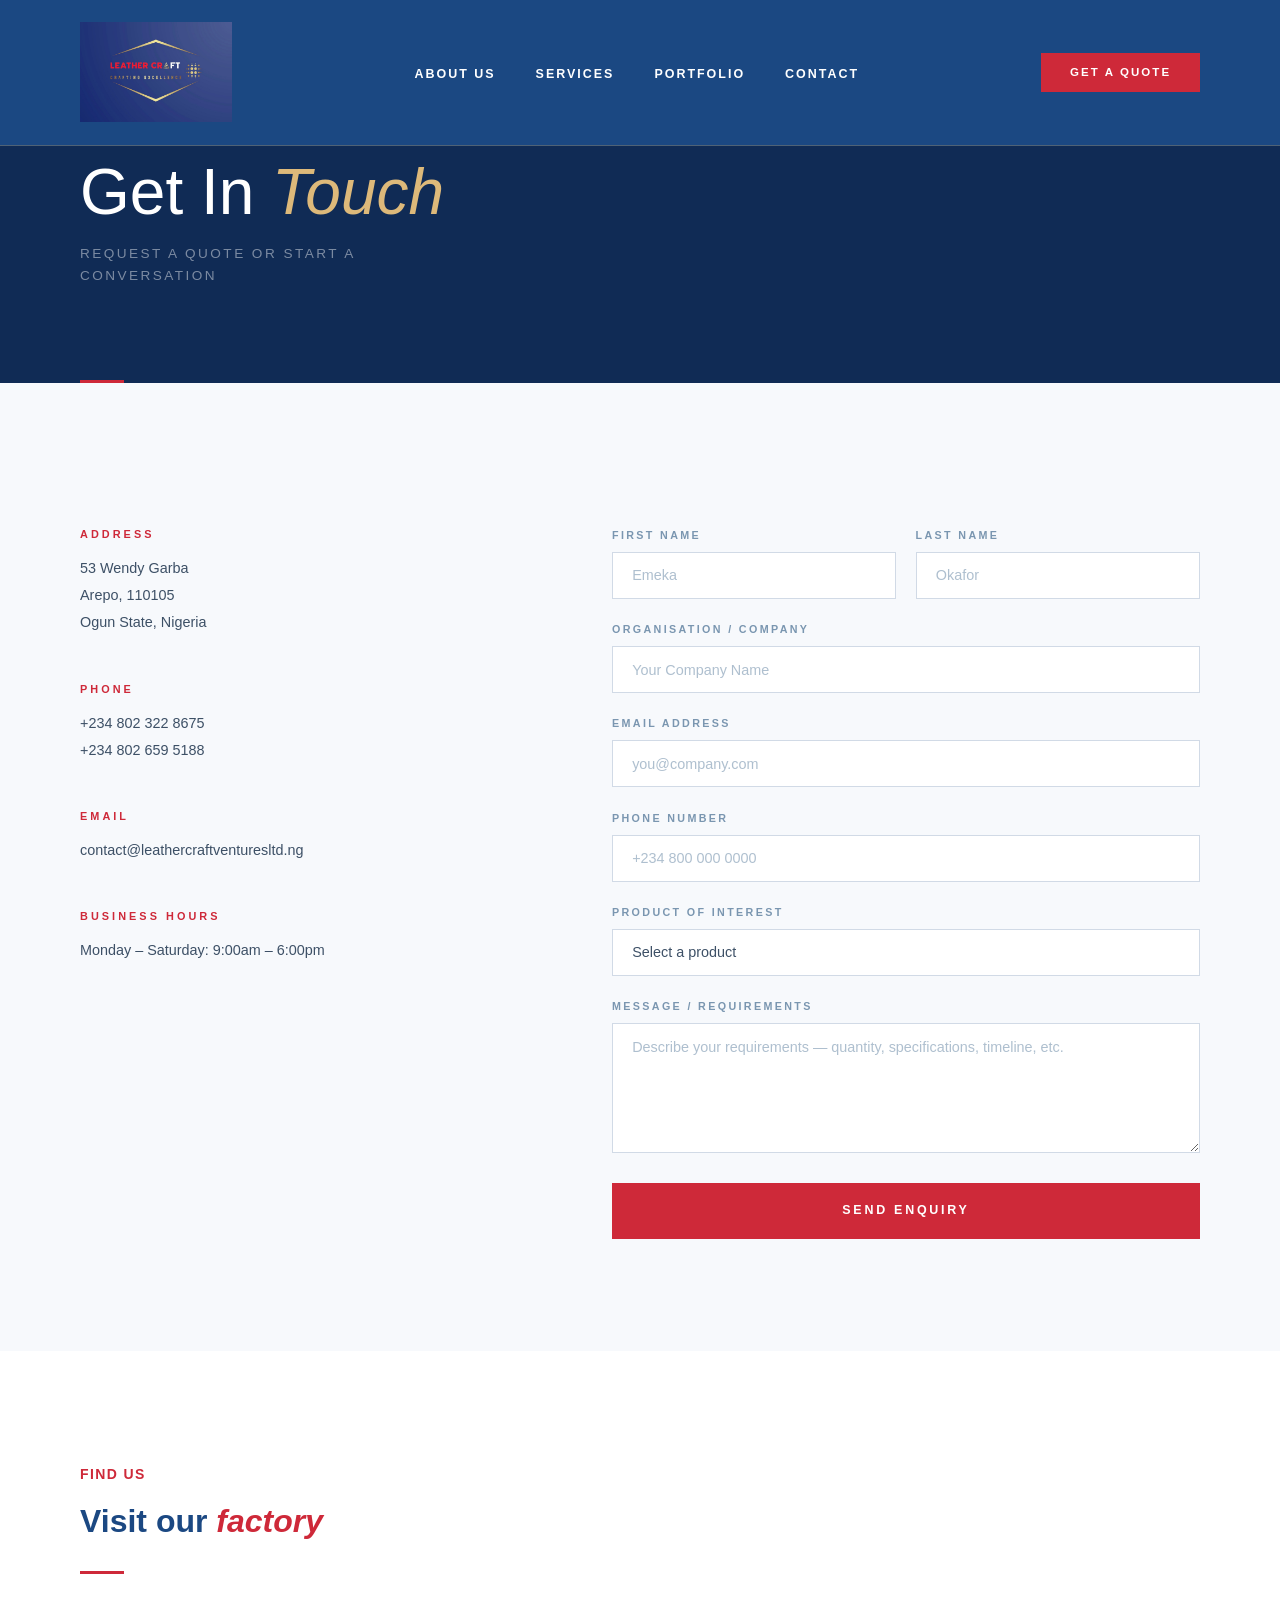
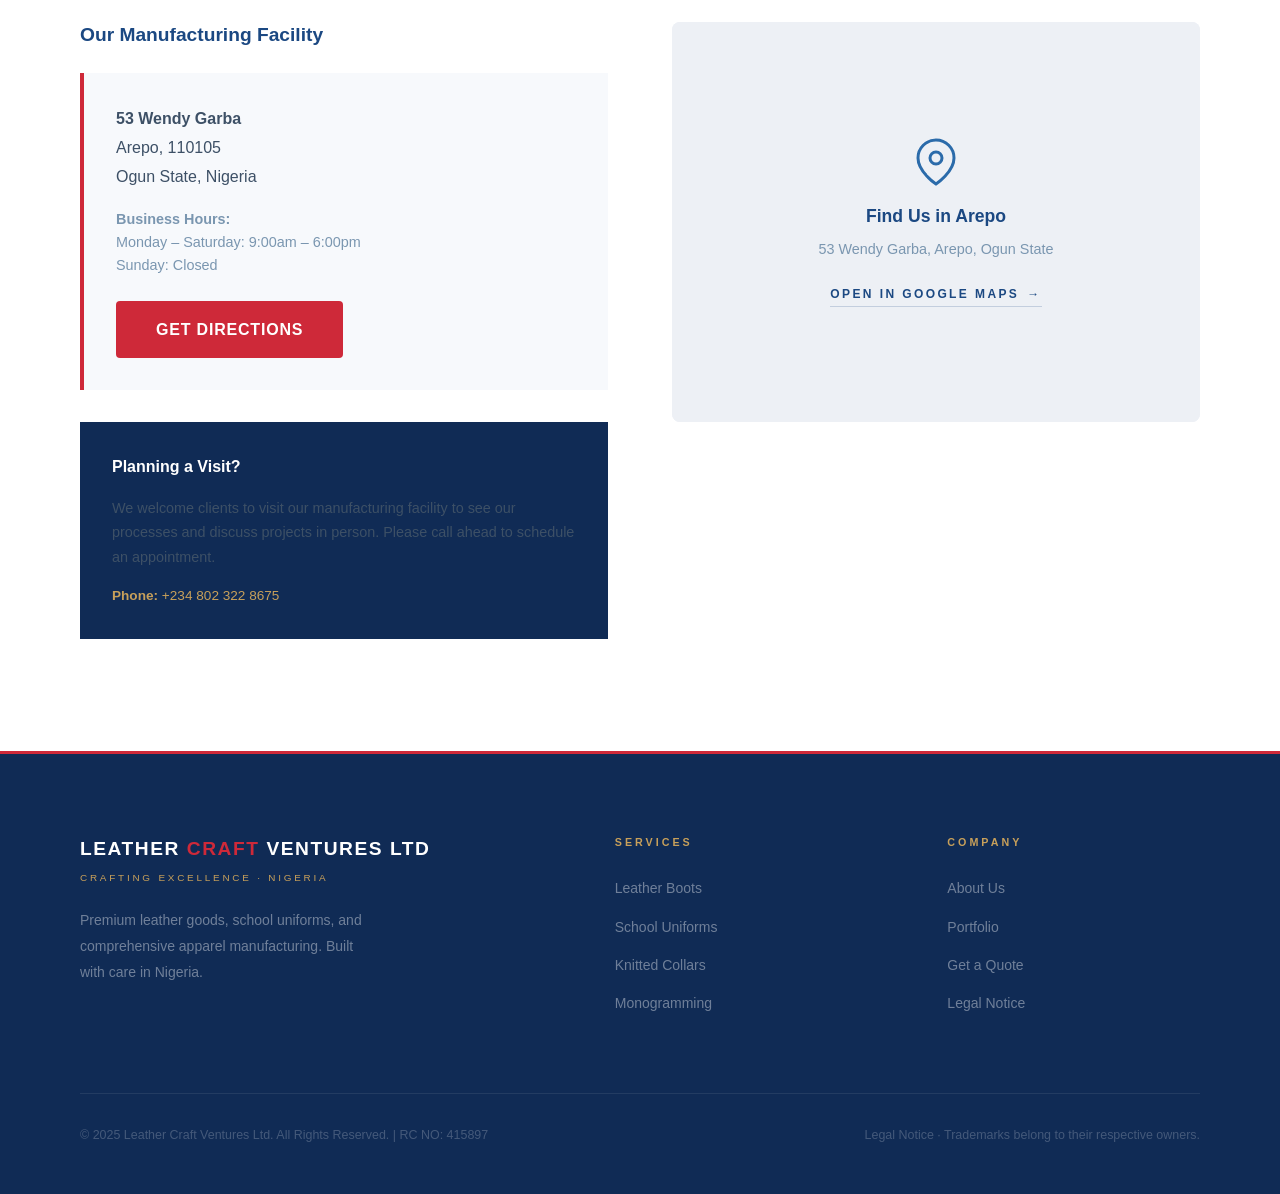
<file: website/contact.html>
<!DOCTYPE html>
<html lang="en">
<head>
  <meta name="color-scheme" content="light dark" />
  <meta charset="UTF-8" />
  <meta name="viewport" content="width=device-width, initial-scale=1.0" />
  <meta name="description" content="Contact Leather Craft Ventures Ltd — Get a quote for premium leather boots, school uniforms, knitted collars, and comprehensive apparel manufacturing. Located in Arepo, Nigeria." />
  <meta http-equiv="Content-Security-Policy" content="default-src 'self'; style-src 'self' 'unsafe-inline' https://fonts.googleapis.com; font-src 'self' https://fonts.gstatic.com; script-src 'self'; img-src 'self' data:; connect-src 'self';" />
  <link rel="canonical" href="https://leathercraftventures.com/contact.html" />
  <link rel="icon" type="image/svg+xml" href="data:image/svg+xml,<svg xmlns='http://www.w3.org/2000/svg' viewBox='0 0 100 100'><text y='.9em' font-size='90'>🧵</text></svg>" />
  
  <meta property="og:title" content="Contact Us — Leather Craft Ventures Ltd" />
  <meta property="og:description" content="Get a quote for premium leather boots, school uniforms, knitted collars, and comprehensive apparel manufacturing. Located in Arepo, Nigeria." />
  <meta property="og:type" content="website" />
  <meta property="og:url" content="https://leathercraftventures.com/contact.html" />
  <meta property="og:image" content="https://leathercraftventures.com/images/og-image.jpg" />
  
  <title>Contact Us — Leather Craft Ventures Ltd</title>

  <link rel="preconnect" href="https://fonts.googleapis.com" />
  <link rel="preconnect" href="https://fonts.gstatic.com" crossorigin />
  <link href="https://fonts.googleapis.com/css2?family=Montserrat:wght@400;600;700&family=Open+Sans:wght@400;600&display=swap" rel="stylesheet" />
  <link rel="stylesheet" href="css/style.css" />
</head>
<body>

<a href="#main-content" class="skip-link">Skip to main content</a>

<!-- ═══════════════════════════════════════════════════
     NAVIGATION
════════════════════════════════════════════════════ -->
<nav id="site-nav" role="navigation" aria-label="Main navigation">
  <a href="index.html" class="nav-logo">
    <img src="images/lcv.jpeg" alt="Leather Craft Ventures Ltd" style="height: 100px; width: auto;" />
  </a>
  <ul class="nav-links" role="list">
    <li><a href="about.html">About Us</a></li>
    <li><a href="services.html">Services</a></li>
    <li><a href="portfolio.html">Portfolio</a></li>
    <li><a href="contact.html">Contact</a></li>
  </ul>
  <a href="contact.html" class="nav-quote">Get a Quote</a>
  <button id="nav-hamburger" class="nav-hamburger" aria-label="Open menu"
    aria-expanded="false" aria-controls="mobile-menu">
    <span></span><span></span><span></span>
  </button>
</nav>

<!-- Mobile Menu -->
<div id="mobile-menu" class="mobile-menu" role="dialog" aria-label="Mobile navigation">
  <ul role="list">
    <li><a href="about.html">About Us</a></li>
    <li><a href="services.html">Services</a></li>
    <li><a href="portfolio.html">Portfolio</a></li>
    <li><a href="contact.html">Contact</a></li>
    <li><a href="contact.html" class="btn-primary">Get a Quote</a></li>
  </ul>
</div>

<!-- ═══════════════════════════════════════════════════
     PAGE HERO
════════════════════════════════════════════════════ -->
<main id="main-content">
<section class="page-hero" aria-label="Contact page hero">
  <div class="container">
    <h1 class="page-hero-title">Get In <em>Touch</em></h1>
    <p class="page-hero-sub">Request a quote or start a conversation</p>
  </div>
</section>

<!-- ═══════════════════════════════════════════════════
     CONTACT SECTION
════════════════════════════════════════════════════ -->
<section style="padding: var(--section-pad); background: var(--off-white);">
  <div class="container">
    
    <div style="display: grid; grid-template-columns: 1fr 1.4fr; gap: 7rem; margin-top: 2rem;">

      <!-- Contact Details -->
      <address class="reveal" style="font-style:normal;">
        <div style="margin-bottom: 2.8rem;">
          <h3 style="font-family: var(--font-cond); font-size: 0.68rem; font-weight: 700; letter-spacing: 0.28em; text-transform: uppercase; color: var(--crimson); margin-bottom: 0.8rem;">Address</h3>
          <p style="font-size: 0.9rem; line-height: 1.9; color: var(--text-body); display: block;">53 Wendy Garba<br>Arepo, 110105<br>Ogun State, Nigeria</p>
        </div>
        <div style="margin-bottom: 2.8rem;">
          <h3 style="font-family: var(--font-cond); font-size: 0.68rem; font-weight: 700; letter-spacing: 0.28em; text-transform: uppercase; color: var(--crimson); margin-bottom: 0.8rem;">Phone</h3>
          <a href="tel:+2348023228675" style="font-size: 0.9rem; line-height: 1.9; color: var(--text-body); display: block; transition: color 0.2s;">+234 802 322 8675</a>
          <a href="tel:+2348026595188" style="font-size: 0.9rem; line-height: 1.9; color: var(--text-body); display: block; transition: color 0.2s;">+234 802 659 5188</a>
        </div>
        <div style="margin-bottom: 2.8rem;">
          <h3 style="font-family: var(--font-cond); font-size: 0.68rem; font-weight: 700; letter-spacing: 0.28em; text-transform: uppercase; color: var(--crimson); margin-bottom: 0.8rem;">Email</h3>
          <a href="mailto:contact@leathercraftventuresltd.ng" style="font-size: 0.9rem; line-height: 1.9; color: var(--text-body); display: block; transition: color 0.2s;">contact@leathercraftventuresltd.ng</a>
        </div>
        <div style="margin-bottom: 2.8rem;">
          <h3 style="font-family: var(--font-cond); font-size: 0.68rem; font-weight: 700; letter-spacing: 0.28em; text-transform: uppercase; color: var(--crimson); margin-bottom: 0.8rem;">Business Hours</h3>
          <p style="font-size: 0.9rem; line-height: 1.9; color: var(--text-body); display: block;">Monday – Saturday: 9:00am – 6:00pm</p>
        </div>
      </address>

      <!-- Quote Form -->
      <form id="quote-form" class="reveal" novalidate aria-label="Quote request form">
        <div class="form-row">
          <div class="form-group">
            <label for="first-name">First Name</label>
            <input id="first-name" name="first_name" type="text" placeholder="Emeka" required />
          </div>
          <div class="form-group">
            <label for="last-name">Last Name</label>
            <input id="last-name" name="last_name" type="text" placeholder="Okafor" required />
          </div>
        </div>
        <div class="form-group">
          <label for="company">Organisation / Company</label>
          <input id="company" name="company" type="text" placeholder="Your Company Name" />
        </div>
        <div class="form-group">
          <label for="email">Email Address</label>
          <input id="email" name="email" type="email" placeholder="you@company.com" required />
        </div>
        <div class="form-group">
          <label for="phone">Phone Number</label>
          <input id="phone" name="phone" type="tel" placeholder="+234 800 000 0000" />
        </div>
        <div class="form-group">
          <label for="product">Product of Interest</label>
          <select id="product" name="product">
            <option value="" disabled selected>Select a product</option>
            <option value="security">Security Apparells</option>
            <option value="uniforms">Uniforms</option>
            <option value="collars">Knitted Collars</option>
            <option value="monogram">Monogramming &amp; Customisation</option>
            <option value="multiple">Multiple Products</option>
          </select>
        </div>
        <div class="form-group">
          <label for="message">Message / Requirements</label>
          <textarea
            id="message"
            name="message"
            placeholder="Describe your requirements — quantity, specifications, timeline, etc."
          ></textarea>
        </div>
        <button type="submit" class="form-submit">Send Enquiry</button>
        <p id="form-success" class="form-success" role="status" aria-live="polite">
          ✓ Thank you — we'll be in touch within one business day.
        </p>
      </form>

    </div>
  </div>
</section>

<!-- ═══════════════════════════════════════════════════
     LOCATION MAP
════════════════════════════════════════════════════ -->
<section style="padding: var(--section-pad); background: var(--white);">
  <div class="container">
    <div class="reveal">
      <p class="section-label">Find Us</p>
      <h2 class="section-title">Visit our <em>factory</em></h2>
      <div class="brand-rule"></div>
    </div>
    
    <div style="display: grid; grid-template-columns: 1fr 1fr; gap: 4rem; margin-top: 3rem; align-items: start;" class="reveal">
      <!-- Location Info -->
      <div>
        <h3 style="font-family: var(--font-heading); font-size: 1.2rem; font-weight: 600; color: var(--navy); margin-bottom: 1.5rem;">Our Manufacturing Facility</h3>
        <div style="background: var(--off-white); padding: 2rem; border-left: 4px solid var(--crimson); margin-bottom: 2rem;">
          <p style="font-size: 1rem; line-height: 1.8; color: var(--text-body); margin-bottom: 1rem;">
            <strong>53 Wendy Garba</strong><br>
            Arepo, 110105<br>
            Ogun State, Nigeria
          </p>
          <p style="font-size: 0.9rem; color: var(--text-muted); margin-bottom: 1.5rem;">
            <strong>Business Hours:</strong><br>
            Monday – Saturday: 9:00am – 6:00pm<br>
            Sunday: Closed
          </p>
          <a href="https://maps.google.com/?q=53+Wendy+Garba,+Arepo,+Ogun+State,+Nigeria" target="_blank" rel="noopener" class="btn-primary" style="display: inline-block;">Get Directions</a>
        </div>
        
        <div style="background: var(--navy-deep); padding: 2rem; color: rgba(255, 255, 255, 0.9);">
          <h4 style="font-family: var(--font-heading); font-size: 1rem; font-weight: 600; color: var(--white); margin-bottom: 1rem;">Planning a Visit?</h4>
          <p style="font-size: 0.9rem; line-height: 1.7; margin-bottom: 1rem;">
            We welcome clients to visit our manufacturing facility to see our processes and discuss projects in person. Please call ahead to schedule an appointment.
          </p>
          <p style="font-size: 0.85rem; color: var(--gold);">
            <strong>Phone:</strong> <a href="tel:+2348023228675" style="color: var(--gold); text-decoration: none;">+234 802 322 8675</a>
          </p>
        </div>
      </div>
      
      <!-- Interactive Map -->
      <div style="position: relative; height: 400px; background: var(--light-grey); border-radius: 8px; overflow: hidden;">
        <iframe 
          src="https://www.google.com/maps/embed/v1/place?key=AIzaSyDoOLq_ts27g3vEog9sGYB0GJSyWBDK9gs&q=Arepo,Ogun+State,Nigeria&zoom=15"
          width="100%" 
          height="400" 
          style="border:0; border-radius: 8px;" 
          allowfullscreen="" 
          loading="lazy" 
          referrerpolicy="no-referrer-when-downgrade"
          title="Leather Craft Ventures Ltd Location - Arepo, Ogun State, Nigeria">
        </iframe>
        
        <!-- Fallback for when map doesn't load -->
        <div style="position: absolute; inset: 0; background: var(--light-grey); display: flex; flex-direction: column; align-items: center; justify-content: center; text-align: center; padding: 2rem;" id="map-fallback">
          <svg viewBox="0 0 24 24" fill="none" stroke="currentColor" stroke-width="1.5" style="width: 48px; height: 48px; color: var(--steel); margin-bottom: 1rem;">
            <path d="M21 10c0 7-9 13-9 13s-9-6-9-13a9 9 0 0 1 18 0z"/>
            <circle cx="12" cy="10" r="3"/>
          </svg>
          <h4 style="font-family: var(--font-heading); font-size: 1.1rem; font-weight: 600; color: var(--navy); margin-bottom: 0.5rem;">Find Us in Arepo</h4>
          <p style="font-size: 0.9rem; color: var(--text-muted); margin-bottom: 1.5rem;">53 Wendy Garba, Arepo, Ogun State</p>
          <a href="https://maps.google.com/?q=53+Wendy+Garba,+Arepo,+Ogun+State,+Nigeria" target="_blank" rel="noopener" class="btn-outline">Open in Google Maps</a>
        </div>
      </div>
    </div>
  </div>
</section>
</main>

<!-- ═══════════════════════════════════════════════════
     FOOTER
════════════════════════════════════════════════════ -->
<footer id="site-footer">
  <div class="container">
    <div class="footer-grid">
      <div>
        <p class="footer-brand-name">
          <span class="footer-leather">Leather</span>
          <span class="footer-craft">Craft</span> Ventures Ltd
        </p>
        <p class="footer-brand-tag">Crafting Excellence · Nigeria</p>
        <p class="footer-brand-blurb">
          Premium leather goods, school uniforms, and comprehensive apparel
          manufacturing. Built with care in Nigeria.
        </p>
      </div>
      <nav class="footer-col" aria-label="Services navigation">
        <h4>Services</h4>
        <ul role="list">
          <li><a href="services.html">Leather Boots</a></li>
          <li><a href="services.html">School Uniforms</a></li>
          <li><a href="services.html">Knitted Collars</a></li>
          <li><a href="services.html">Monogramming</a></li>
        </ul>
      </nav>
      <nav class="footer-col" aria-label="Company navigation">
        <h4>Company</h4>
        <ul role="list">
          <li><a href="about.html">About Us</a></li>
          <li><a href="portfolio.html">Portfolio</a></li>
          <li><a href="contact.html">Get a Quote</a></li>
          <li><a href="legal.html">Legal Notice</a></li>
        </ul>
      </nav>
    </div>
    <div class="footer-bottom">
      <p>© 2025 Leather Craft Ventures Ltd. All Rights Reserved. | RC NO: 415897</p>
      <p><a href="legal.html">Legal Notice</a> · Trademarks belong to their respective owners.</p>
    </div>
  </div>
</footer>

<script src="js/main.js"></script>
</body>
</html>
</file>
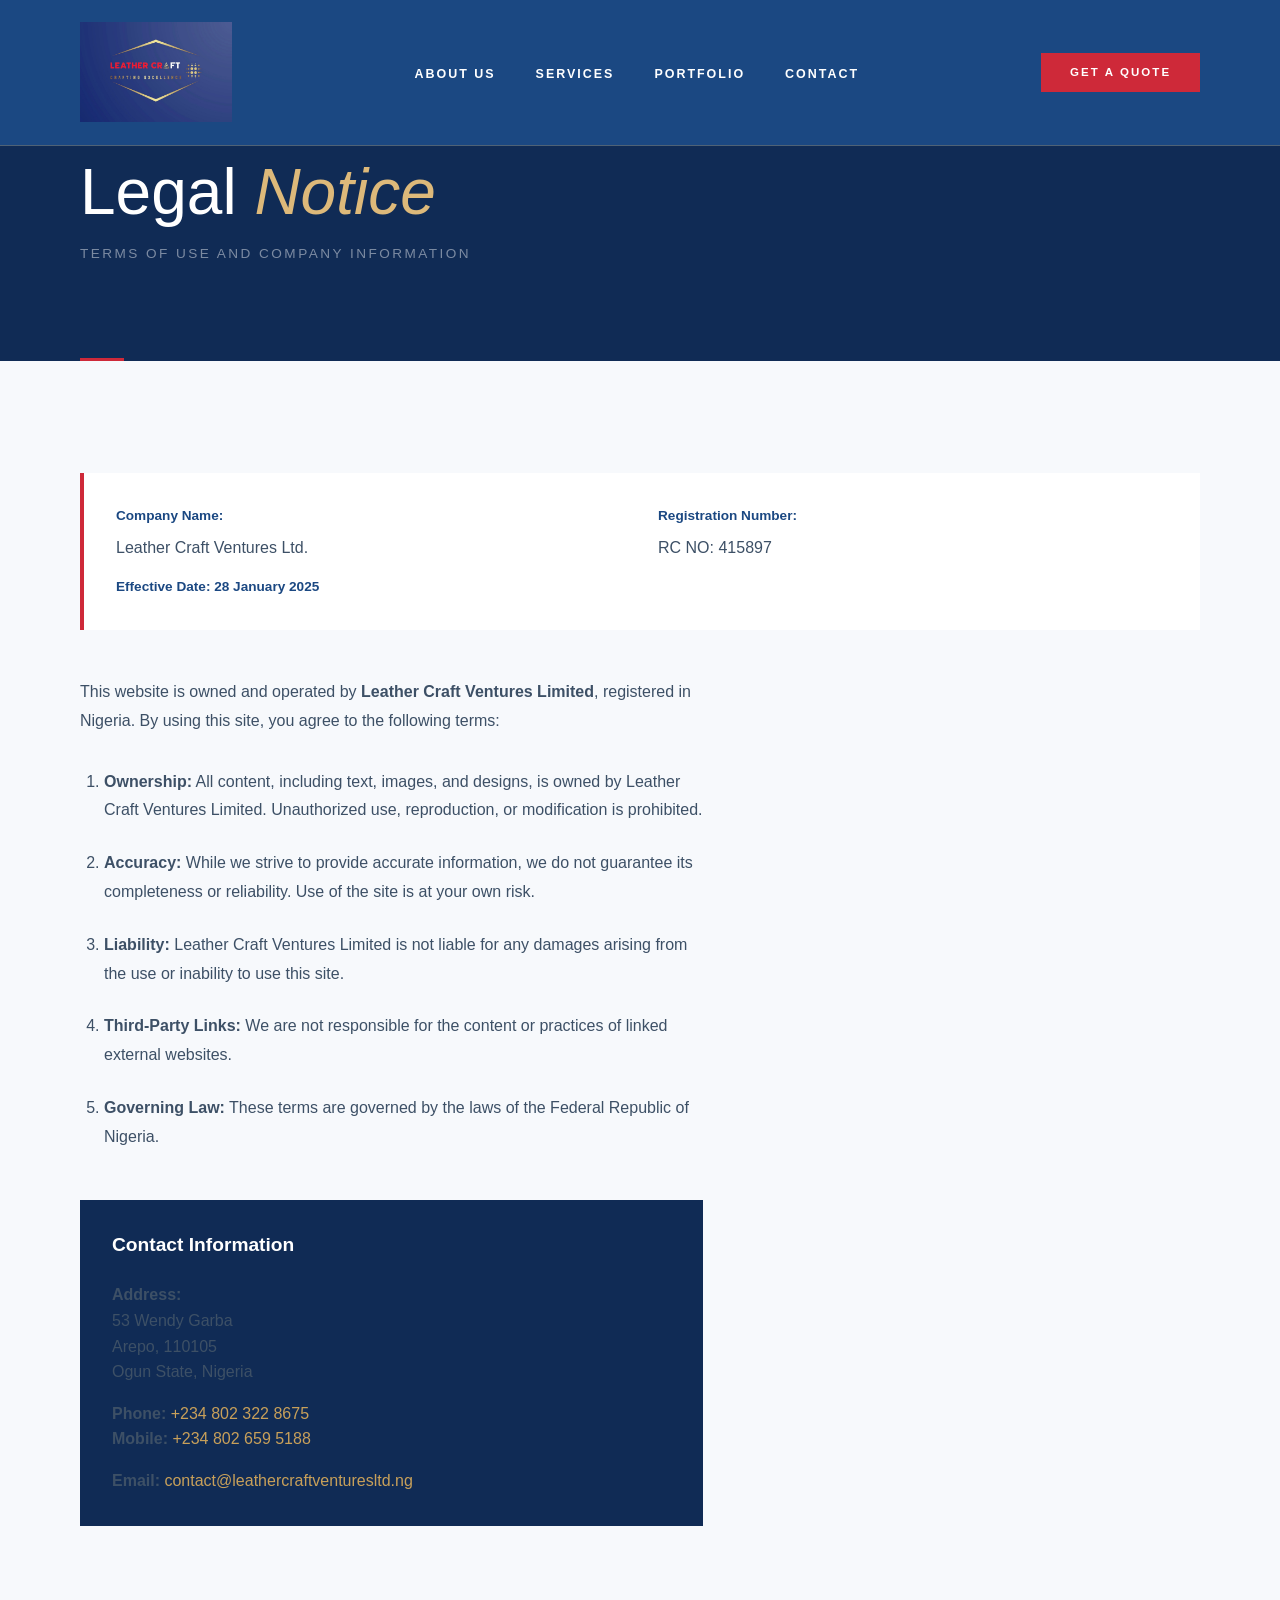
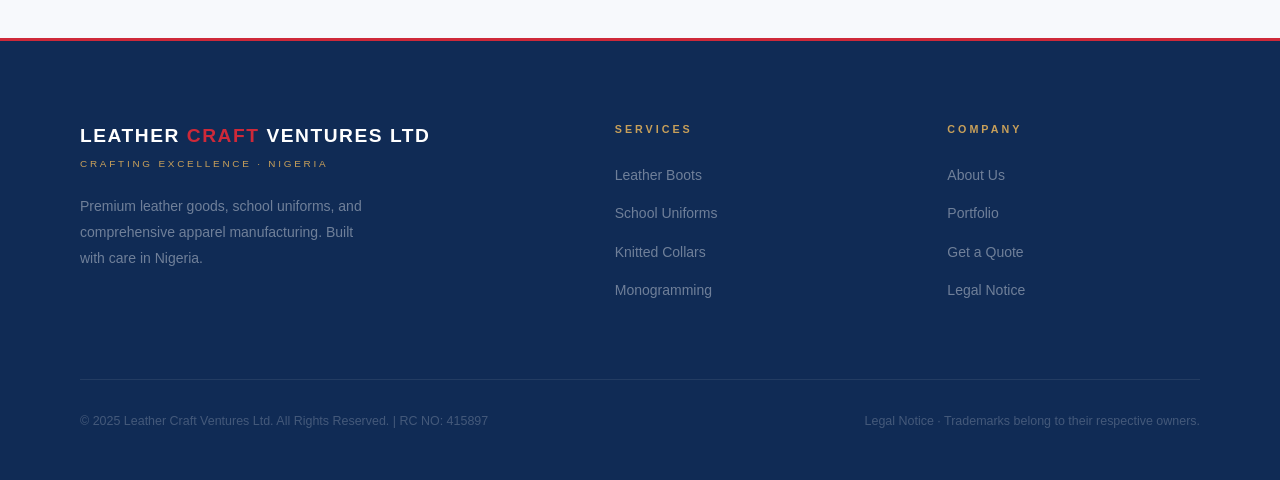
<file: website/legal.html>
<!DOCTYPE html>
<html lang="en">
<head>
  <meta name="color-scheme" content="light dark" />
  <meta charset="UTF-8" />
  <meta name="viewport" content="width=device-width, initial-scale=1.0" />
  <meta name="description" content="Legal Notice — Privacy policy, trademark disclaimer, and copyright information for Leather Craft Ventures Ltd." />
  <meta http-equiv="Content-Security-Policy" content="default-src 'self'; style-src 'self' 'unsafe-inline' https://fonts.googleapis.com; font-src 'self' https://fonts.gstatic.com; script-src 'self'; img-src 'self' data:; connect-src 'self';" />
  <link rel="canonical" href="https://leathercraftventures.com/legal.html" />
  <link rel="icon" type="image/svg+xml" href="data:image/svg+xml,<svg xmlns='http://www.w3.org/2000/svg' viewBox='0 0 100 100'><text y='.9em' font-size='90'>🧵</text></svg>" />
  
  <meta property="og:title" content="Legal Notice — Leather Craft Ventures Ltd" />
  <meta property="og:description" content="Legal notice, terms of use, and company information for Leather Craft Ventures Ltd." />
  <meta property="og:type" content="website" />
  <meta property="og:url" content="https://leathercraftventures.com/legal.html" />
  <meta property="og:image" content="https://leathercraftventures.com/images/og-image.jpg" />
  
  <title>Legal Notice — Leather Craft Ventures Ltd</title>

  <link rel="preconnect" href="https://fonts.googleapis.com" />
  <link rel="preconnect" href="https://fonts.gstatic.com" crossorigin />
  <link href="https://fonts.googleapis.com/css2?family=Montserrat:wght@400;600;700&family=Open+Sans:wght@400;600&display=swap" rel="stylesheet" />
  <link rel="stylesheet" href="css/style.css" />
</head>
<body>

<a href="#main-content" class="skip-link">Skip to main content</a>

<!-- ═══════════════════════════════════════════════════
     NAVIGATION
════════════════════════════════════════════════════ -->
<nav id="site-nav" role="navigation" aria-label="Main navigation">
  <a href="index.html" class="nav-logo">
    <img src="images/lcv.jpeg" alt="Leather Craft Ventures Ltd" style="height: 100px; width: auto;" />
  </a>
  <ul class="nav-links" role="list">
    <li><a href="about.html">About Us</a></li>
    <li><a href="services.html">Services</a></li>
    <li><a href="portfolio.html">Portfolio</a></li>
    <li><a href="contact.html">Contact</a></li>
  </ul>
  <a href="contact.html" class="nav-quote">Get a Quote</a>
  <button id="nav-hamburger" class="nav-hamburger" aria-label="Open menu"
    aria-expanded="false" aria-controls="mobile-menu">
    <span></span><span></span><span></span>
  </button>
</nav>

<!-- Mobile Menu -->
<div id="mobile-menu" class="mobile-menu" role="dialog" aria-label="Mobile navigation">
  <ul role="list">
    <li><a href="about.html">About Us</a></li>
    <li><a href="services.html">Services</a></li>
    <li><a href="portfolio.html">Portfolio</a></li>
    <li><a href="contact.html">Contact</a></li>
    <li><a href="contact.html" class="btn-primary">Get a Quote</a></li>
  </ul>
</div>

<!-- ═══════════════════════════════════════════════════
     PAGE HERO
════════════════════════════════════════════════════ -->
<main id="main-content">
<section class="page-hero" aria-label="Legal notice page hero">
  <div class="container">
    <h1 class="page-hero-title">Legal <em>Notice</em></h1>
    <p class="page-hero-sub">Terms of use and company information</p>
  </div>
</section>

<!-- ═══════════════════════════════════════════════════
     LEGAL CONTENT
════════════════════════════════════════════════════ -->
<section style="padding: var(--section-pad); background: var(--off-white);">
  <div class="container">
    
    <!-- Company Information -->
    <div class="reveal" style="margin-bottom: 3rem; padding: 2rem; background: var(--white); border-left: 4px solid var(--crimson);">
      <div style="display: grid; grid-template-columns: 1fr 1fr; gap: 2rem; margin-bottom: 1rem;">
        <div>
          <p style="font-family: var(--font-heading); font-size: 0.85rem; font-weight: 600; color: var(--navy); margin-bottom: 0.5rem;">Company Name:</p>
          <p style="font-size: 1rem; color: var(--text-body);">Leather Craft Ventures Ltd.</p>
        </div>
        <div>
          <p style="font-family: var(--font-heading); font-size: 0.85rem; font-weight: 600; color: var(--navy); margin-bottom: 0.5rem;">Registration Number:</p>
          <p style="font-size: 1rem; color: var(--text-body);">RC NO: 415897</p>
        </div>
      </div>
      <p style="font-family: var(--font-heading); font-size: 0.85rem; font-weight: 600; color: var(--navy);">Effective Date: 28 January 2025</p>
    </div>

    <!-- Legal Terms -->
    <div class="reveal" style="max-width: 70ch;">
      <p style="font-size: 1rem; line-height: 1.8; color: var(--text-body); margin-bottom: 2rem;">
        This website is owned and operated by <strong>Leather Craft Ventures Limited</strong>, registered in Nigeria. By using this site, you agree to the following terms:
      </p>
      
      <ol style="padding-left: 1.5rem; margin-bottom: 3rem;">
        <li style="font-size: 1rem; line-height: 1.8; color: var(--text-body); margin-bottom: 1.5rem;">
          <strong>Ownership:</strong> All content, including text, images, and designs, is owned by Leather Craft Ventures Limited. Unauthorized use, reproduction, or modification is prohibited.
        </li>
        <li style="font-size: 1rem; line-height: 1.8; color: var(--text-body); margin-bottom: 1.5rem;">
          <strong>Accuracy:</strong> While we strive to provide accurate information, we do not guarantee its completeness or reliability. Use of the site is at your own risk.
        </li>
        <li style="font-size: 1rem; line-height: 1.8; color: var(--text-body); margin-bottom: 1.5rem;">
          <strong>Liability:</strong> Leather Craft Ventures Limited is not liable for any damages arising from the use or inability to use this site.
        </li>
        <li style="font-size: 1rem; line-height: 1.8; color: var(--text-body); margin-bottom: 1.5rem;">
          <strong>Third-Party Links:</strong> We are not responsible for the content or practices of linked external websites.
        </li>
        <li style="font-size: 1rem; line-height: 1.8; color: var(--text-body); margin-bottom: 1.5rem;">
          <strong>Governing Law:</strong> These terms are governed by the laws of the Federal Republic of Nigeria.
        </li>
      </ol>

      <!-- Contact Information -->
      <div style="background: var(--navy-deep); padding: 2rem; margin-top: 3rem;">
        <h3 style="font-family: var(--font-heading); font-size: 1.2rem; font-weight: 600; color: var(--white); margin-bottom: 1.5rem;">Contact Information</h3>
        <div style="color: rgba(255, 255, 255, 0.9); line-height: 1.8;">
          <p style="margin-bottom: 1rem;">
            <strong>Address:</strong><br>
            53 Wendy Garba<br>
            Arepo, 110105<br>
            Ogun State, Nigeria
          </p>
          <p style="margin-bottom: 1rem;">
            <strong>Phone:</strong> <a href="tel:+2348023228675" style="color: var(--gold); text-decoration: none;">+234 802 322 8675</a><br>
            <strong>Mobile:</strong> <a href="tel:+2348026595188" style="color: var(--gold); text-decoration: none;">+234 802 659 5188</a>
          </p>
          <p>
            <strong>Email:</strong> <a href="mailto:contact@leathercraftventuresltd.ng" style="color: var(--gold); text-decoration: none;">contact@leathercraftventuresltd.ng</a>
          </p>
        </div>
      </div>
    </div>

  </div>
</section>
</main>

<!-- ═══════════════════════════════════════════════════
     FOOTER
════════════════════════════════════════════════════ -->
<footer id="site-footer">
  <div class="container">
    <div class="footer-grid">
      <div>
        <p class="footer-brand-name">
          <span class="footer-leather">Leather</span>
          <span class="footer-craft">Craft</span> Ventures Ltd
        </p>
        <p class="footer-brand-tag">Crafting Excellence · Nigeria</p>
        <p class="footer-brand-blurb">
          Premium leather goods, school uniforms, and comprehensive apparel
          manufacturing. Built with care in Nigeria.
        </p>
      </div>
      <nav class="footer-col" aria-label="Services navigation">
        <h4>Services</h4>
        <ul role="list">
          <li><a href="services.html">Leather Boots</a></li>
          <li><a href="services.html">School Uniforms</a></li>
          <li><a href="services.html">Knitted Collars</a></li>
          <li><a href="services.html">Monogramming</a></li>
        </ul>
      </nav>
      <nav class="footer-col" aria-label="Company navigation">
        <h4>Company</h4>
        <ul role="list">
          <li><a href="about.html">About Us</a></li>
          <li><a href="portfolio.html">Portfolio</a></li>
          <li><a href="contact.html">Get a Quote</a></li>
          <li><a href="legal.html">Legal Notice</a></li>
        </ul>
      </nav>
    </div>
    <div class="footer-bottom">
      <p>© 2025 Leather Craft Ventures Ltd. All Rights Reserved. | RC NO: 415897</p>
      <p><a href="legal.html">Legal Notice</a> · Trademarks belong to their respective owners.</p>
    </div>
  </div>
</footer>

<!-- Script -->
<script src="js/main.js"></script>

</body>
</html>
</file>
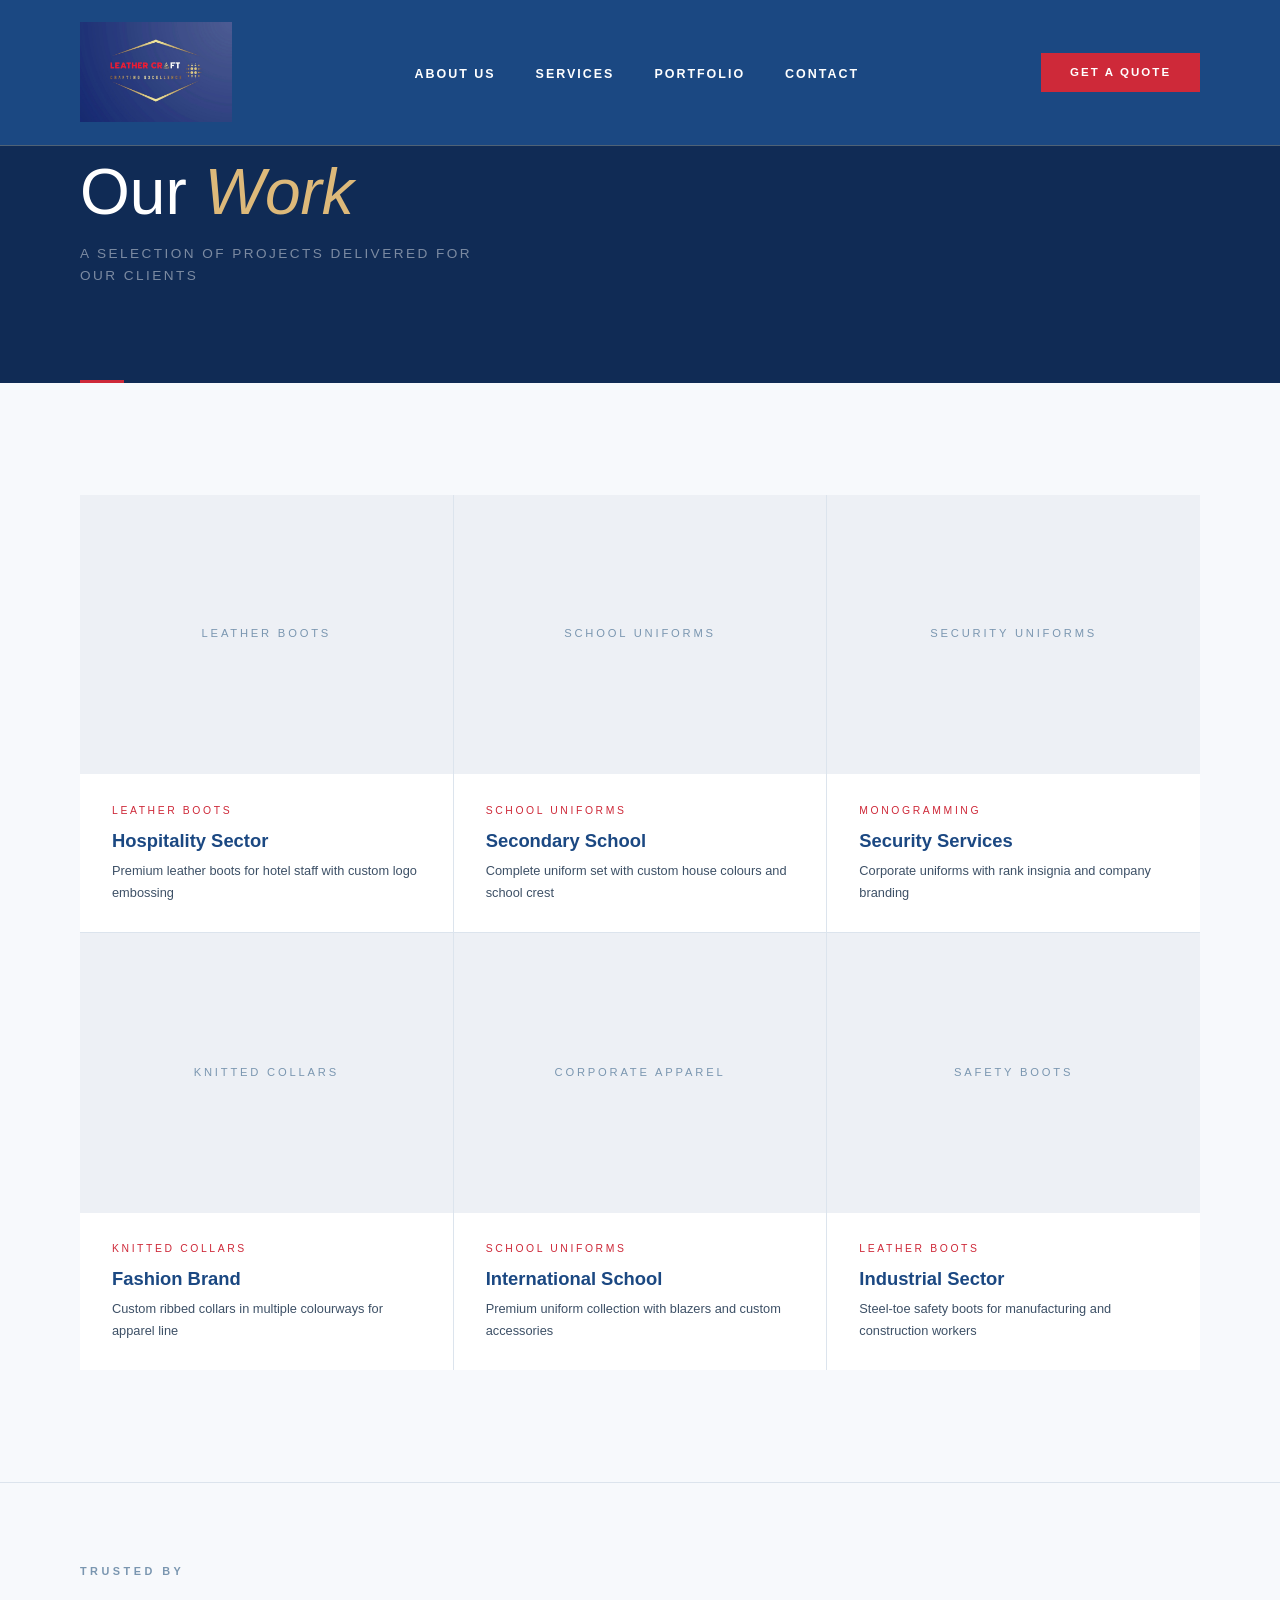
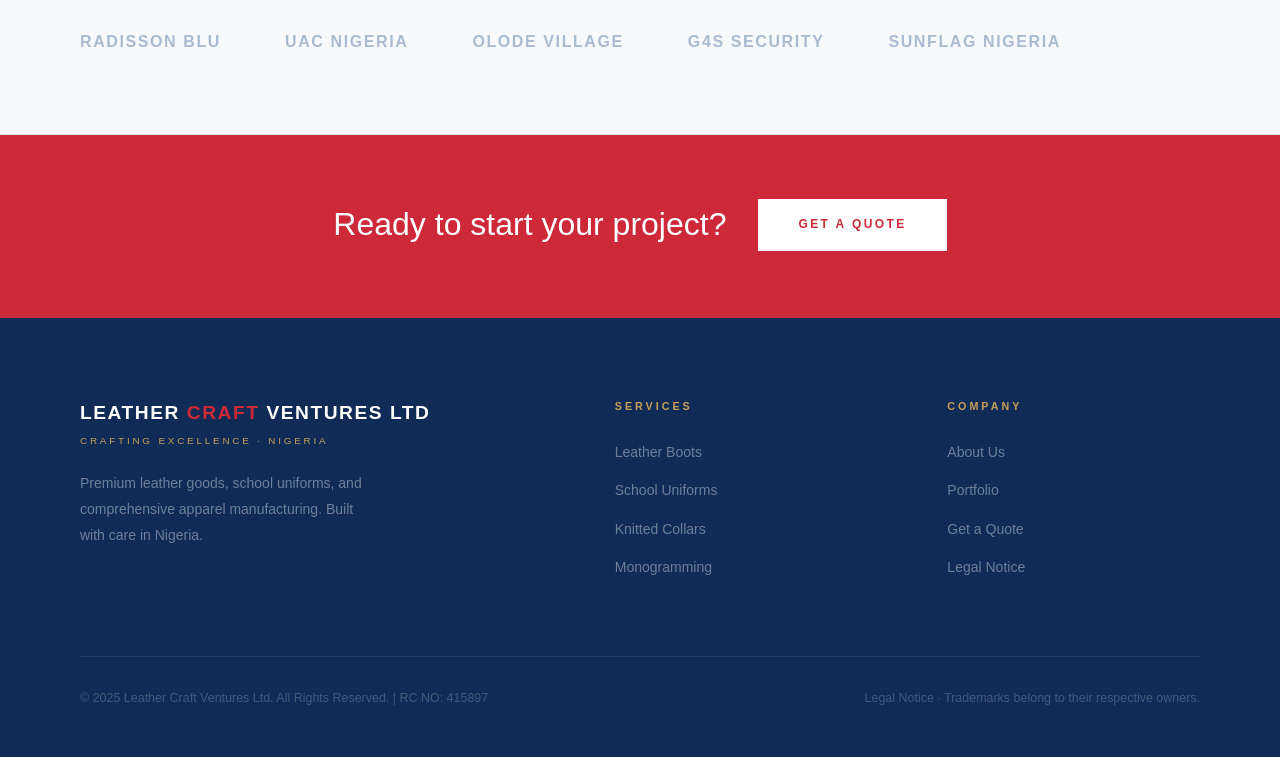
<file: website/portfolio.html>
<!DOCTYPE html>
<html lang="en">
<head>
  <meta name="color-scheme" content="light dark" />
  <meta charset="UTF-8" />
  <meta name="viewport" content="width=device-width, initial-scale=1.0" />
  <meta name="description" content="Portfolio — View our work for Radisson Blu, UAC Nigeria, G4S Security, and other clients. Premium leather boots, school uniforms, and comprehensive apparel projects." />
  <meta http-equiv="Content-Security-Policy" content="default-src 'self'; style-src 'self' 'unsafe-inline' https://fonts.googleapis.com; font-src 'self' https://fonts.gstatic.com; script-src 'self'; img-src 'self' data:; connect-src 'self';" />
  <link rel="canonical" href="https://leathercraftventures.com/portfolio.html" />
  <link rel="icon" type="image/svg+xml" href="data:image/svg+xml,<svg xmlns='http://www.w3.org/2000/svg' viewBox='0 0 100 100'><text y='.9em' font-size='90'>🧵</text></svg>" />
  
  <meta property="og:title" content="Our Work — Leather Craft Ventures Ltd" />
  <meta property="og:description" content="View our work for Radisson Blu, UAC Nigeria, G4S Security, and other clients. Premium leather boots, school uniforms, and comprehensive apparel projects." />
  <meta property="og:type" content="website" />
  <meta property="og:url" content="https://leathercraftventures.com/portfolio.html" />
  <meta property="og:image" content="https://leathercraftventures.com/images/og-image.jpg" />
  
  <title>Our Work — Leather Craft Ventures Ltd</title>

  <link rel="preconnect" href="https://fonts.googleapis.com" />
  <link rel="preconnect" href="https://fonts.gstatic.com" crossorigin />
  <link href="https://fonts.googleapis.com/css2?family=Montserrat:wght@400;600;700&family=Open+Sans:wght@400;600&display=swap" rel="stylesheet" />
  <link rel="stylesheet" href="css/style.css" />
</head>
<body>

<a href="#main-content" class="skip-link">Skip to main content</a>

<!-- ═══════════════════════════════════════════════════
     NAVIGATION
════════════════════════════════════════════════════ -->
<nav id="site-nav" role="navigation" aria-label="Main navigation">
  <a href="index.html" class="nav-logo">
    <img src="images/lcv.jpeg" alt="Leather Craft Ventures Ltd" style="height: 100px; width: auto;" />
  </a>
  <ul class="nav-links" role="list">
    <li><a href="about.html">About Us</a></li>
    <li><a href="services.html">Services</a></li>
    <li><a href="portfolio.html">Portfolio</a></li>
    <li><a href="contact.html">Contact</a></li>
  </ul>
  <a href="contact.html" class="nav-quote">Get a Quote</a>
  <button id="nav-hamburger" class="nav-hamburger" aria-label="Open menu"
    aria-expanded="false" aria-controls="mobile-menu">
    <span></span><span></span><span></span>
  </button>
</nav>

<!-- Mobile Menu -->
<div id="mobile-menu" class="mobile-menu" role="dialog" aria-label="Mobile navigation">
  <ul role="list">
    <li><a href="about.html">About Us</a></li>
    <li><a href="services.html">Services</a></li>
    <li><a href="portfolio.html">Portfolio</a></li>
    <li><a href="contact.html">Contact</a></li>
    <li><a href="contact.html" class="btn-primary">Get a Quote</a></li>
  </ul>
</div>

<!-- ═══════════════════════════════════════════════════
     PAGE HERO
════════════════════════════════════════════════════ -->
<main id="main-content">
<section class="page-hero" aria-label="Portfolio page hero">
  <div class="container">
    <h1 class="page-hero-title">Our <em>Work</em></h1>
    <p class="page-hero-sub">A selection of projects delivered for our clients</p>
  </div>
</section>

<!-- ═══════════════════════════════════════════════════
     PORTFOLIO GRID
════════════════════════════════════════════════════ -->
<section style="padding: var(--section-pad); background: var(--off-white);">
  <div class="container">
    
    <div class="portfolio-grid reveal">
      
      <!-- Project 1 -->
      <article class="portfolio-card">
        <div class="portfolio-thumb-wrap">
          <div class="portfolio-thumb">
            <span>Leather Boots</span>
          </div>
        </div>
        <div class="portfolio-card-body">
          <p class="portfolio-card-category">Leather Boots</p>
          <h3 class="portfolio-card-title">Hospitality Sector</h3>
          <p class="portfolio-card-desc">Premium leather boots for hotel staff with custom logo embossing</p>
        </div>
      </article>

      <!-- Project 2 -->
      <article class="portfolio-card">
        <div class="portfolio-thumb-wrap">
          <div class="portfolio-thumb">
            <span>School Uniforms</span>
          </div>
        </div>
        <div class="portfolio-card-body">
          <p class="portfolio-card-category">School Uniforms</p>
          <h3 class="portfolio-card-title">Secondary School</h3>
          <p class="portfolio-card-desc">Complete uniform set with custom house colours and school crest</p>
        </div>
      </article>

      <!-- Project 3 -->
      <article class="portfolio-card">
        <div class="portfolio-thumb-wrap">
          <div class="portfolio-thumb">
            <span>Security Uniforms</span>
          </div>
        </div>
        <div class="portfolio-card-body">
          <p class="portfolio-card-category">Monogramming</p>
          <h3 class="portfolio-card-title">Security Services</h3>
          <p class="portfolio-card-desc">Corporate uniforms with rank insignia and company branding</p>
        </div>
      </article>

      <!-- Project 4 -->
      <article class="portfolio-card">
        <div class="portfolio-thumb-wrap">
          <div class="portfolio-thumb">
            <span>Knitted Collars</span>
          </div>
        </div>
        <div class="portfolio-card-body">
          <p class="portfolio-card-category">Knitted Collars</p>
          <h3 class="portfolio-card-title">Fashion Brand</h3>
          <p class="portfolio-card-desc">Custom ribbed collars in multiple colourways for apparel line</p>
        </div>
      </article>

      <!-- Project 5 -->
      <article class="portfolio-card">
        <div class="portfolio-thumb-wrap">
          <div class="portfolio-thumb">
            <span>Corporate Apparel</span>
          </div>
        </div>
        <div class="portfolio-card-body">
          <p class="portfolio-card-category">School Uniforms</p>
          <h3 class="portfolio-card-title">International School</h3>
          <p class="portfolio-card-desc">Premium uniform collection with blazers and custom accessories</p>
        </div>
      </article>

      <!-- Project 6 -->
      <article class="portfolio-card">
        <div class="portfolio-thumb-wrap">
          <div class="portfolio-thumb">
            <span>Safety Boots</span>
          </div>
        </div>
        <div class="portfolio-card-body">
          <p class="portfolio-card-category">Leather Boots</p>
          <h3 class="portfolio-card-title">Industrial Sector</h3>
          <p class="portfolio-card-desc">Steel-toe safety boots for manufacturing and construction workers</p>
        </div>
      </article>

    </div>
  </div>
</section>

<!-- ═══════════════════════════════════════════════════
     CLIENTS
════════════════════════════════════════════════════ -->
<section id="clients" aria-label="Trusted clients">
  <div class="container">
    <div class="clients-inner reveal">
      <p class="clients-heading">Trusted by</p>
      <ul class="clients-names" role="list">
        <li class="client-name">Radisson Blu</li>
        <li class="client-name">UAC Nigeria</li>
        <li class="client-name">Olode Village</li>
        <li class="client-name">G4S Security</li>
        <li class="client-name">Sunflag Nigeria</li>
      </ul>
    </div>
  </div>
</section>

<!-- ═══════════════════════════════════════════════════
     CTA STRIP
════════════════════════════════════════════════════ -->
<section class="cta-strip">
  <div class="container" style="display: flex; align-items: center; justify-content: space-between; gap: 2rem; flex-wrap: wrap;">
    <p class="cta-strip-text">Ready to start your project?</p>
    <a href="contact.html" class="btn-white">Get a Quote</a>
  </div>
</section>
</main>

<!-- ═══════════════════════════════════════════════════
     FOOTER
════════════════════════════════════════════════════ -->
<footer id="site-footer">
  <div class="container">
    <div class="footer-grid">
      <div>
        <p class="footer-brand-name">
          <span class="footer-leather">Leather</span>
          <span class="footer-craft">Craft</span> Ventures Ltd
        </p>
        <p class="footer-brand-tag">Crafting Excellence · Nigeria</p>
        <p class="footer-brand-blurb">
          Premium leather goods, school uniforms, and comprehensive apparel
          manufacturing. Built with care in Nigeria.
        </p>
      </div>
      <nav class="footer-col" aria-label="Services navigation">
        <h4>Services</h4>
        <ul role="list">
          <li><a href="services.html">Leather Boots</a></li>
          <li><a href="services.html">School Uniforms</a></li>
          <li><a href="services.html">Knitted Collars</a></li>
          <li><a href="services.html">Monogramming</a></li>
        </ul>
      </nav>
      <nav class="footer-col" aria-label="Company navigation">
        <h4>Company</h4>
        <ul role="list">
          <li><a href="about.html">About Us</a></li>
          <li><a href="portfolio.html">Portfolio</a></li>
          <li><a href="contact.html">Get a Quote</a></li>
          <li><a href="legal.html">Legal Notice</a></li>
        </ul>
      </nav>
    </div>
    <div class="footer-bottom">
      <p>© 2025 Leather Craft Ventures Ltd. All Rights Reserved. | RC NO: 415897</p>
      <p><a href="legal.html">Legal Notice</a> · Trademarks belong to their respective owners.</p>
    </div>
  </div>
</footer>

<!-- Script -->
<script src="js/main.js"></script>

</body>
</html>
</file>
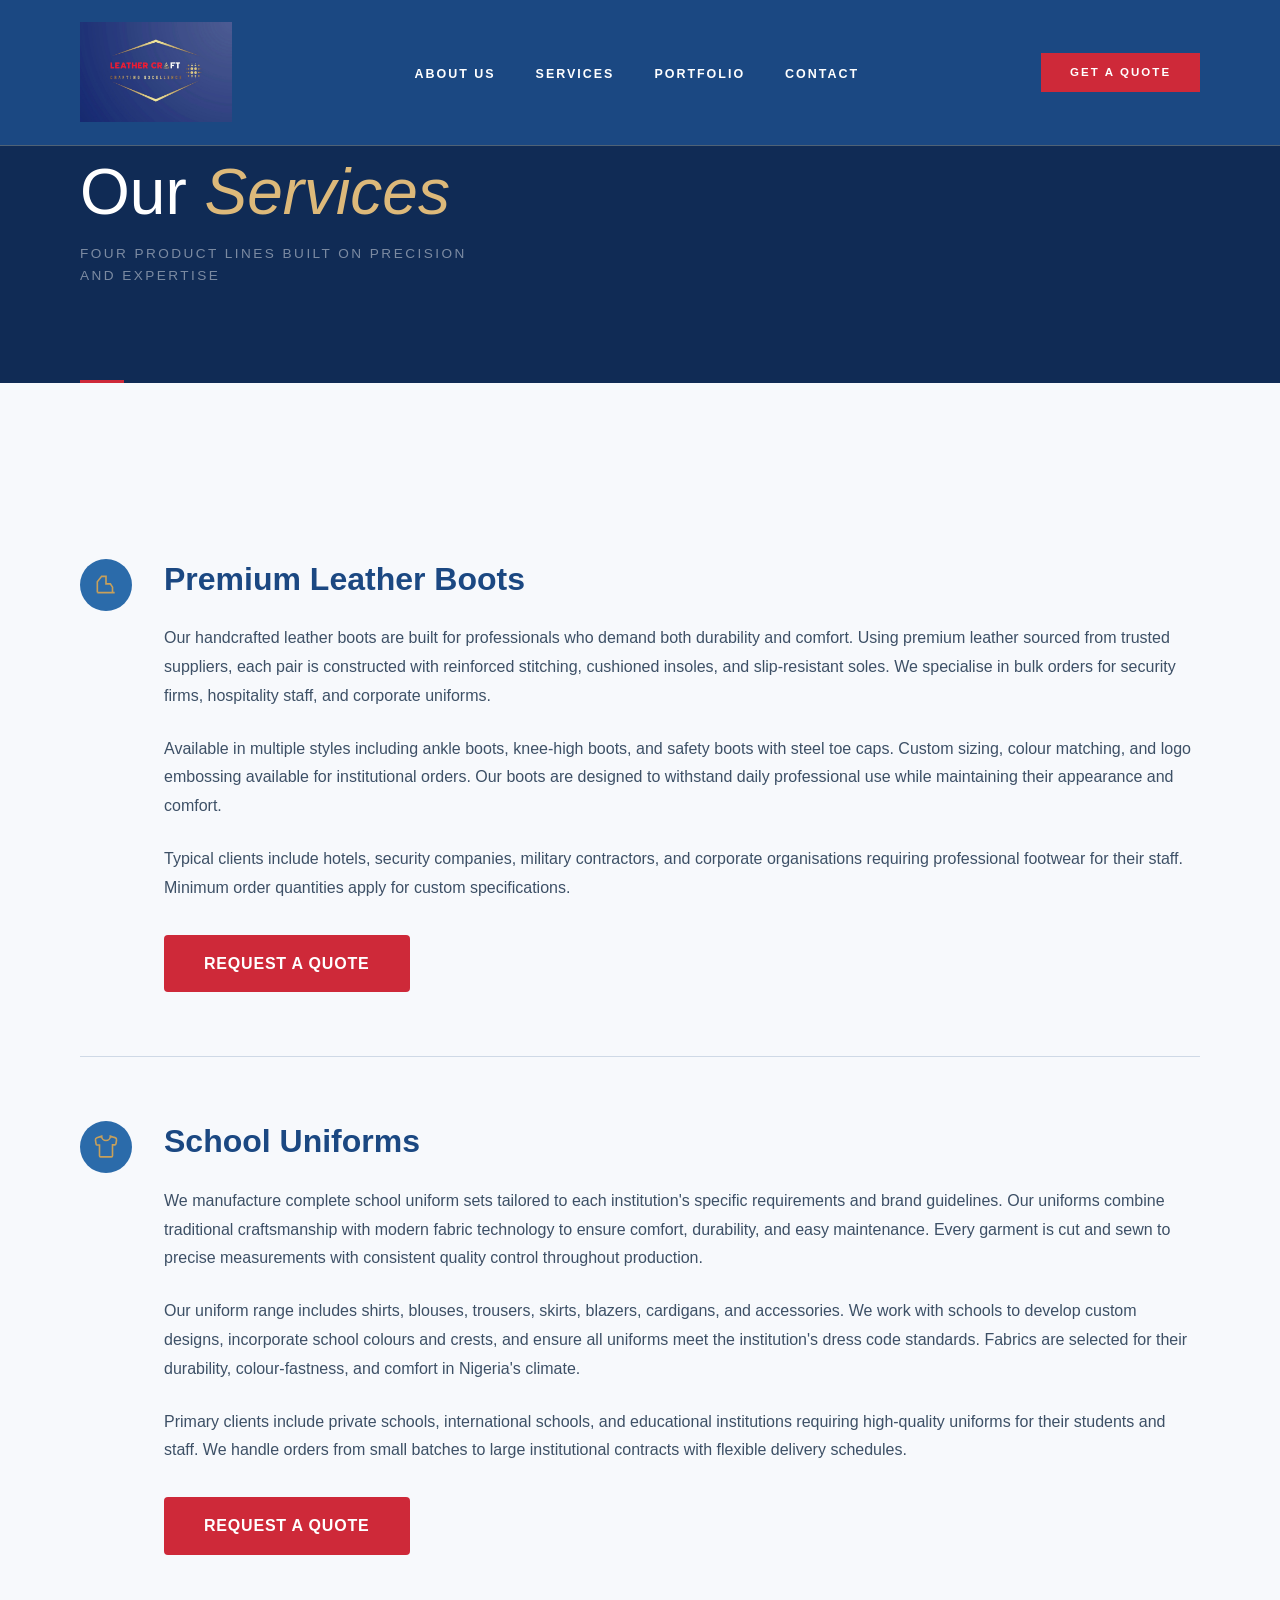
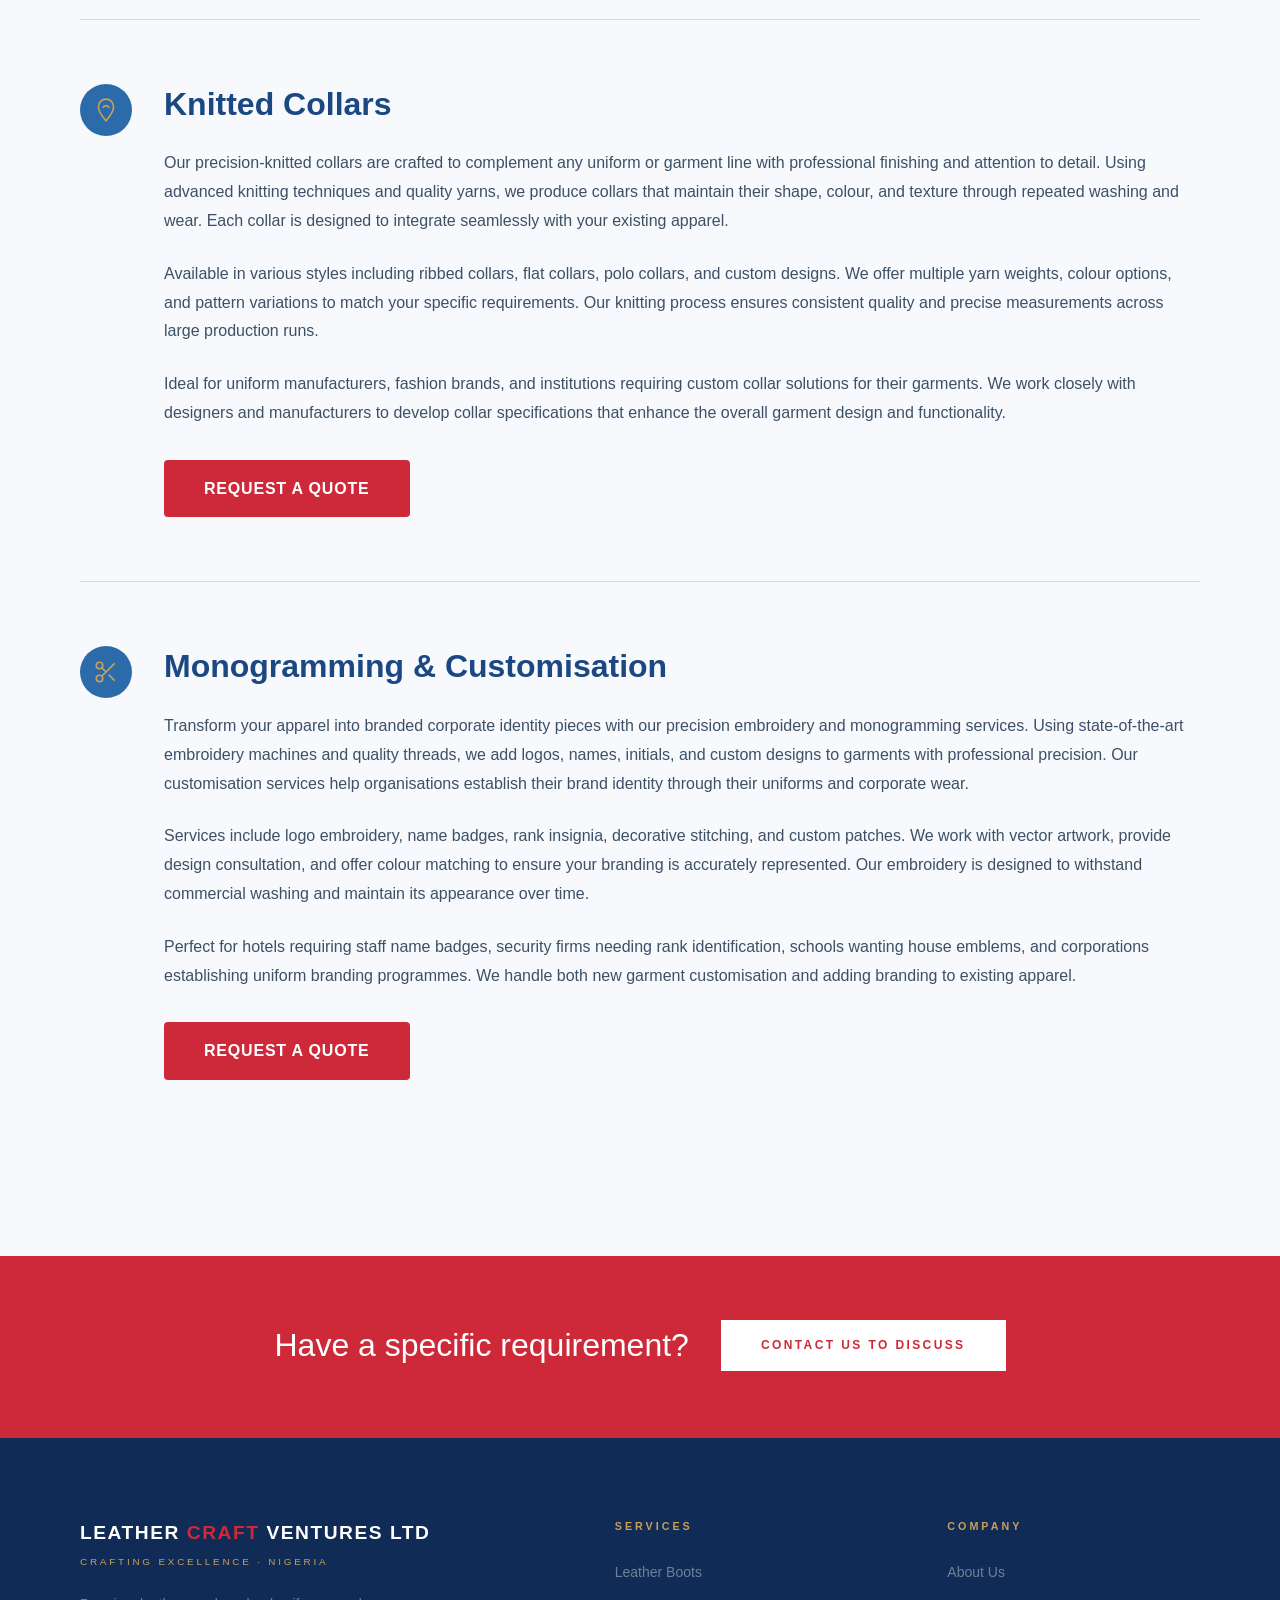
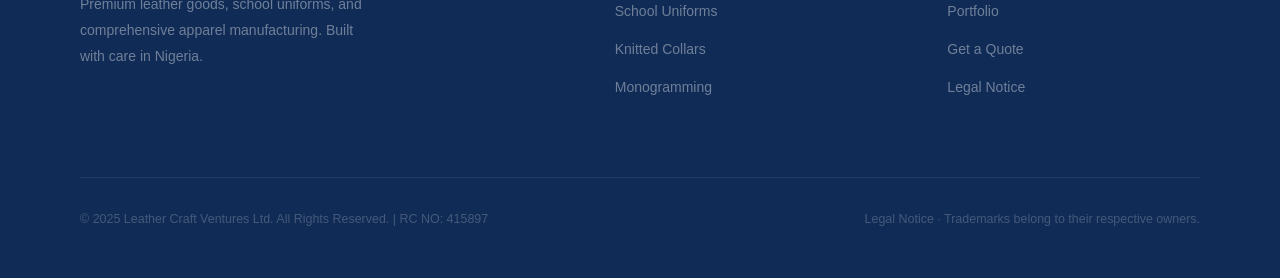
<file: website/services.html>
<!DOCTYPE html>
<html lang="en">
<head>
  <meta name="color-scheme" content="light dark" />
  <meta charset="UTF-8" />
  <meta name="viewport" content="width=device-width, initial-scale=1.0" />
  <meta name="description" content="Services — Leather Craft Ventures Ltd specialises in premium leather boots, school uniforms, knitted collars, and comprehensive apparel manufacturing for institutions across Nigeria." />
  <meta http-equiv="Content-Security-Policy" content="default-src 'self'; style-src 'self' 'unsafe-inline' https://fonts.googleapis.com; font-src 'self' https://fonts.gstatic.com; script-src 'self'; img-src 'self' data:; connect-src 'self';" />
  <link rel="canonical" href="https://leathercraftventures.com/services.html" />
  <link rel="icon" type="image/svg+xml" href="data:image/svg+xml,<svg xmlns='http://www.w3.org/2000/svg' viewBox='0 0 100 100'><text y='.9em' font-size='90'>🧵</text></svg>" />
  
  <meta property="og:title" content="Our Services — Leather Craft Ventures Ltd" />
  <meta property="og:description" content="Specialising in premium leather boots, school uniforms, knitted collars, and comprehensive apparel manufacturing for institutions across Nigeria." />
  <meta property="og:type" content="website" />
  <meta property="og:url" content="https://leathercraftventures.com/services.html" />
  <meta property="og:image" content="https://leathercraftventures.com/images/og-image.jpg" />
  
  <title>Our Services — Leather Craft Ventures Ltd</title>

  <link rel="preconnect" href="https://fonts.googleapis.com" />
  <link rel="preconnect" href="https://fonts.gstatic.com" crossorigin />
  <link href="https://fonts.googleapis.com/css2?family=Montserrat:wght@400;600;700&family=Open+Sans:wght@400;600&display=swap" rel="stylesheet" />
  <link rel="stylesheet" href="css/style.css" />
</head>
<body>

<a href="#main-content" class="skip-link">Skip to main content</a>

<!-- ═══════════════════════════════════════════════════
     NAVIGATION
════════════════════════════════════════════════════ -->
<nav id="site-nav" role="navigation" aria-label="Main navigation">
  <a href="index.html" class="nav-logo">
    <img src="images/lcv.jpeg" alt="Leather Craft Ventures Ltd" style="height: 100px; width: auto;" />
  </a>
  <ul class="nav-links" role="list">
    <li><a href="about.html">About Us</a></li>
    <li><a href="services.html">Services</a></li>
    <li><a href="portfolio.html">Portfolio</a></li>
    <li><a href="contact.html">Contact</a></li>
  </ul>
  <a href="contact.html" class="nav-quote">Get a Quote</a>
  <button id="nav-hamburger" class="nav-hamburger" aria-label="Open menu"
    aria-expanded="false" aria-controls="mobile-menu">
    <span></span><span></span><span></span>
  </button>
</nav>

<!-- Mobile Menu -->
<div id="mobile-menu" class="mobile-menu" role="dialog" aria-label="Mobile navigation">
  <ul role="list">
    <li><a href="about.html">About Us</a></li>
    <li><a href="services.html">Services</a></li>
    <li><a href="portfolio.html">Portfolio</a></li>
    <li><a href="contact.html">Contact</a></li>
    <li><a href="contact.html" class="btn-primary">Get a Quote</a></li>
  </ul>
</div>

<!-- ═══════════════════════════════════════════════════
     PAGE HERO
════════════════════════════════════════════════════ -->
<main id="main-content">
<section class="page-hero" aria-label="Services page hero">
  <div class="container">
    <h1 class="page-hero-title">Our <em>Services</em></h1>
    <p class="page-hero-sub">Four product lines built on precision and expertise</p>
  </div>
</section>

<!-- ═══════════════════════════════════════════════════
     SERVICES DETAIL
════════════════════════════════════════════════════ -->
<section style="padding: var(--section-pad); background: var(--off-white);">
  <div class="container">
    
    <!-- Leather Boots -->
    <article class="reveal" style="display: grid; grid-template-columns: auto 1fr; gap: 2rem; align-items: start; padding: 4rem 0; border-bottom: 1px solid rgba(27,72,130,0.18);">
      <div style="width: 52px; height: 52px; background: var(--steel); border-radius: 50%; display: flex; align-items: center; justify-content: center;">
        <svg viewBox="0 0 24 24" fill="none" stroke="currentColor" stroke-width="1.5" style="width: 26px; height: 26px; color: var(--gold);" aria-hidden="true">
          <path d="M4 19h16M4 19V9l4-5h4v7h4l2 3v5"/>
        </svg>
      </div>
      <div>
        <h2 style="font-family: var(--font-serif); font-size: 2rem; font-weight: 600; color: var(--navy); margin-bottom: 1.5rem;">Premium Leather Boots</h2>
        <p style="font-size: 1rem; line-height: 1.8; color: var(--text-body); margin-bottom: 1.5rem;">
          Our handcrafted leather boots are built for professionals who demand both durability and comfort. Using premium leather sourced from trusted suppliers, each pair is constructed with reinforced stitching, cushioned insoles, and slip-resistant soles. We specialise in bulk orders for security firms, hospitality staff, and corporate uniforms.
        </p>
        <p style="font-size: 1rem; line-height: 1.8; color: var(--text-body); margin-bottom: 1.5rem;">
          Available in multiple styles including ankle boots, knee-high boots, and safety boots with steel toe caps. Custom sizing, colour matching, and logo embossing available for institutional orders. Our boots are designed to withstand daily professional use while maintaining their appearance and comfort.
        </p>
        <p style="font-size: 1rem; line-height: 1.8; color: var(--text-body); margin-bottom: 2rem;">
          Typical clients include hotels, security companies, military contractors, and corporate organisations requiring professional footwear for their staff. Minimum order quantities apply for custom specifications.
        </p>
        <a href="contact.html" class="btn-primary">Request a Quote</a>
      </div>
    </article>

    <!-- School Uniforms -->
    <article class="reveal" style="display: grid; grid-template-columns: auto 1fr; gap: 2rem; align-items: start; padding: 4rem 0; border-bottom: 1px solid rgba(27,72,130,0.18);">
      <div style="width: 52px; height: 52px; background: var(--steel); border-radius: 50%; display: flex; align-items: center; justify-content: center;">
        <svg viewBox="0 0 24 24" fill="none" stroke="currentColor" stroke-width="1.5" style="width: 26px; height: 26px; color: var(--gold);" aria-hidden="true">
          <path d="M20.38 3.46L16 2a4 4 0 01-8 0L3.62 3.46a2 2 0 00-1.34 2.23l.58 3.57a1 1 0 00.99.84H6v10a1 1 0 001 1h10a1 1 0 001-1V10h2.15a1 1 0 00.99-.84l.58-3.57a2 2 0 00-1.34-2.23z"/>
        </svg>
      </div>
      <div>
        <h2 style="font-family: var(--font-serif); font-size: 2rem; font-weight: 600; color: var(--navy); margin-bottom: 1.5rem;">School Uniforms</h2>
        <p style="font-size: 1rem; line-height: 1.8; color: var(--text-body); margin-bottom: 1.5rem;">
          We manufacture complete school uniform sets tailored to each institution's specific requirements and brand guidelines. Our uniforms combine traditional craftsmanship with modern fabric technology to ensure comfort, durability, and easy maintenance. Every garment is cut and sewn to precise measurements with consistent quality control throughout production.
        </p>
        <p style="font-size: 1rem; line-height: 1.8; color: var(--text-body); margin-bottom: 1.5rem;">
          Our uniform range includes shirts, blouses, trousers, skirts, blazers, cardigans, and accessories. We work with schools to develop custom designs, incorporate school colours and crests, and ensure all uniforms meet the institution's dress code standards. Fabrics are selected for their durability, colour-fastness, and comfort in Nigeria's climate.
        </p>
        <p style="font-size: 1rem; line-height: 1.8; color: var(--text-body); margin-bottom: 2rem;">
          Primary clients include private schools, international schools, and educational institutions requiring high-quality uniforms for their students and staff. We handle orders from small batches to large institutional contracts with flexible delivery schedules.
        </p>
        <a href="contact.html" class="btn-primary">Request a Quote</a>
      </div>
    </article>

    <!-- Knitted Collars -->
    <article class="reveal" style="display: grid; grid-template-columns: auto 1fr; gap: 2rem; align-items: start; padding: 4rem 0; border-bottom: 1px solid rgba(27,72,130,0.18);">
      <div style="width: 52px; height: 52px; background: var(--steel); border-radius: 50%; display: flex; align-items: center; justify-content: center;">
        <svg viewBox="0 0 24 24" fill="none" stroke="currentColor" stroke-width="1.5" style="width: 26px; height: 26px; color: var(--gold);" aria-hidden="true">
          <path d="M12 2C8 2 5 5 5 9c0 5 7 13 7 13s7-8 7-13c0-4-3-7-7-7z"/>
          <path d="M9 10s1-2 3-2 3 2 3 2"/>
        </svg>
      </div>
      <div>
        <h2 style="font-family: var(--font-serif); font-size: 2rem; font-weight: 600; color: var(--navy); margin-bottom: 1.5rem;">Knitted Collars</h2>
        <p style="font-size: 1rem; line-height: 1.8; color: var(--text-body); margin-bottom: 1.5rem;">
          Our precision-knitted collars are crafted to complement any uniform or garment line with professional finishing and attention to detail. Using advanced knitting techniques and quality yarns, we produce collars that maintain their shape, colour, and texture through repeated washing and wear. Each collar is designed to integrate seamlessly with your existing apparel.
        </p>
        <p style="font-size: 1rem; line-height: 1.8; color: var(--text-body); margin-bottom: 1.5rem;">
          Available in various styles including ribbed collars, flat collars, polo collars, and custom designs. We offer multiple yarn weights, colour options, and pattern variations to match your specific requirements. Our knitting process ensures consistent quality and precise measurements across large production runs.
        </p>
        <p style="font-size: 1rem; line-height: 1.8; color: var(--text-body); margin-bottom: 2rem;">
          Ideal for uniform manufacturers, fashion brands, and institutions requiring custom collar solutions for their garments. We work closely with designers and manufacturers to develop collar specifications that enhance the overall garment design and functionality.
        </p>
        <a href="contact.html" class="btn-primary">Request a Quote</a>
      </div>
    </article>

    <!-- Monogramming -->
    <article class="reveal" style="display: grid; grid-template-columns: auto 1fr; gap: 2rem; align-items: start; padding: 4rem 0;">
      <div style="width: 52px; height: 52px; background: var(--steel); border-radius: 50%; display: flex; align-items: center; justify-content: center;">
        <svg viewBox="0 0 24 24" fill="none" stroke="currentColor" stroke-width="1.5" style="width: 26px; height: 26px; color: var(--gold);" aria-hidden="true">
          <circle cx="6" cy="6" r="3"/><circle cx="6" cy="18" r="3"/>
          <path d="M20 4L8.12 15.88M14.47 14.48L20 20M8.12 8.12L12 12"/>
        </svg>
      </div>
      <div>
        <h2 style="font-family: var(--font-serif); font-size: 2rem; font-weight: 600; color: var(--navy); margin-bottom: 1.5rem;">Monogramming &amp; Customisation</h2>
        <p style="font-size: 1rem; line-height: 1.8; color: var(--text-body); margin-bottom: 1.5rem;">
          Transform your apparel into branded corporate identity pieces with our precision embroidery and monogramming services. Using state-of-the-art embroidery machines and quality threads, we add logos, names, initials, and custom designs to garments with professional precision. Our customisation services help organisations establish their brand identity through their uniforms and corporate wear.
        </p>
        <p style="font-size: 1rem; line-height: 1.8; color: var(--text-body); margin-bottom: 1.5rem;">
          Services include logo embroidery, name badges, rank insignia, decorative stitching, and custom patches. We work with vector artwork, provide design consultation, and offer colour matching to ensure your branding is accurately represented. Our embroidery is designed to withstand commercial washing and maintain its appearance over time.
        </p>
        <p style="font-size: 1rem; line-height: 1.8; color: var(--text-body); margin-bottom: 2rem;">
          Perfect for hotels requiring staff name badges, security firms needing rank identification, schools wanting house emblems, and corporations establishing uniform branding programmes. We handle both new garment customisation and adding branding to existing apparel.
        </p>
        <a href="contact.html" class="btn-primary">Request a Quote</a>
      </div>
    </article>

  </div>
</section>

<!-- ═══════════════════════════════════════════════════
     CTA STRIP
════════════════════════════════════════════════════ -->
<section class="cta-strip">
  <div class="container" style="display: flex; align-items: center; justify-content: space-between; gap: 2rem; flex-wrap: wrap;">
    <p class="cta-strip-text">Have a specific requirement?</p>
    <a href="contact.html" class="btn-white">Contact us to discuss</a>
  </div>
</section>
</main>

<!-- ═══════════════════════════════════════════════════
     FOOTER
════════════════════════════════════════════════════ -->
<footer id="site-footer">
  <div class="container">
    <div class="footer-grid">
      <div>
        <p class="footer-brand-name">
          <span class="footer-leather">Leather</span>
          <span class="footer-craft">Craft</span> Ventures Ltd
        </p>
        <p class="footer-brand-tag">Crafting Excellence · Nigeria</p>
        <p class="footer-brand-blurb">
          Premium leather goods, school uniforms, and comprehensive apparel
          manufacturing. Built with care in Nigeria.
        </p>
      </div>
      <nav class="footer-col" aria-label="Services navigation">
        <h4>Services</h4>
        <ul role="list">
          <li><a href="services.html">Leather Boots</a></li>
          <li><a href="services.html">School Uniforms</a></li>
          <li><a href="services.html">Knitted Collars</a></li>
          <li><a href="services.html">Monogramming</a></li>
        </ul>
      </nav>
      <nav class="footer-col" aria-label="Company navigation">
        <h4>Company</h4>
        <ul role="list">
          <li><a href="about.html">About Us</a></li>
          <li><a href="portfolio.html">Portfolio</a></li>
          <li><a href="contact.html">Get a Quote</a></li>
          <li><a href="legal.html">Legal Notice</a></li>
        </ul>
      </nav>
    </div>
    <div class="footer-bottom">
      <p>© 2025 Leather Craft Ventures Ltd. All Rights Reserved. | RC NO: 415897</p>
      <p><a href="legal.html">Legal Notice</a> · Trademarks belong to their respective owners.</p>
    </div>
  </div>
</footer>

<!-- Script -->
<script src="js/main.js"></script>

</body>
</html>
</file>
<file: website/css/style.css>
/* ============================================================
   LEATHER CRAFT VENTURES LTD — Main Stylesheet
   Theme: White base · Brand colours as accents
   Brand Palette:
     Navy    #1B4882  — headings, nav, footer backgrounds
     Crimson #CE2939  — buttons, rules, hover accents
     Steel   #2B6BAA  — icon circles, highlights
     Gold    #C8A05A  — labels, premium details
   ============================================================ */

/* Mobile-first CSS custom properties */
:root {
  /* Viewport units that work better on mobile */
  --vh: 1vh;
  --mobile-nav-height: 70px;
}

/* Improve mobile performance */
* {
  -webkit-tap-highlight-color: transparent;
}

/* Better mobile scrolling */
body {
  -webkit-overflow-scrolling: touch;
  scroll-behavior: smooth;
}

/* Loading state */
body:not(.loaded) {
  overflow: hidden;
}

body:not(.loaded) .reveal {
  opacity: 0;
  transform: translateY(20px);
}

/* Mobile-specific classes */
.is-mobile .hero-left {
  min-height: calc(var(--vh, 1vh) * 100);
}

.is-touch button,
.is-touch .btn-primary,
.is-touch .btn-navy,
.is-touch .btn-outline,
.is-touch .btn-white {
  touch-action: manipulation;
  user-select: none;
}

/* Prevent zoom on input focus for iOS */
@supports (-webkit-touch-callout: none) {
  input[type="text"],
  input[type="email"],
  input[type="tel"],
  select,
  textarea {
    font-size: 16px !important;
  }
}

/* ─────────────────────────────────────────
   DESIGN TOKENS
───────────────────────────────────────── */
:root {
  /* Brand colours */
  --navy:           #1B4882;
  --navy-deep:      #102B55;
  --navy-mid:       #1E5494;
  --crimson:        #CE2939;
  --crimson-dark:   #A81F2D;
  --steel:          #2B6BAA;
  --gold:           #C8A05A;
  --gold-light:     #DDB97A;

  /* White theme neutrals */
  --white:          #FFFFFF;
  --off-white:      #F7F9FC;   /* very light blue-white for alternating sections */
  --light-grey:     #EDF0F5;   /* subtle dividers and card backgrounds            */
  --mid-grey:       #8099B3;   /* secondary text                                  */
  --text-dark:      #1A2B3C;   /* near-black body text                            */
  --text-body:      #3D5066;   /* paragraph text                                  */
  --text-muted:     #7A96B0;   /* captions, meta, placeholders                    */

  /* Borders */
  --border:         rgba(27, 72, 130, 0.12);
  --border-mid:     rgba(27, 72, 130, 0.2);
  --border-dark:    rgba(27, 72, 130, 0.35);

  /* Typography */
  --font-heading:   'Montserrat', 'Helvetica Neue', sans-serif;
  --font-body:      'Open Sans', 'Helvetica Neue', sans-serif;
  --font-cond:      'Montserrat', 'Arial Narrow', sans-serif;

  /* Motion */
  --ease-out:       cubic-bezier(0.22, 1, 0.36, 1);

  /* Layout */
  --section-pad:    7rem 5rem;
  --max-width:      1280px;
}

/* Dark mode support */
@media (prefers-color-scheme: dark) {
  :root {
    --white:          #1a1a1a;
    --off-white:      #242424;
    --light-grey:     #2d2d2d;
    --text-dark:      #e8e8e8;
    --text-body:      #b8b8b8;
    --text-muted:     #888888;
    --border:         rgba(255, 255, 255, 0.1);
    --border-mid:     rgba(255, 255, 255, 0.15);
    --border-dark:    rgba(255, 255, 255, 0.25);
  }
  
  #site-nav {
    background: #1a1a1a;
    border-bottom-color: rgba(255, 255, 255, 0.1);
  }
  
  .service-card,
  .portfolio-card {
    background: #242424;
  }
  
  .service-card:hover,
  .portfolio-card:hover {
    background: #2d2d2d;
  }
  
  .form-group input,
  .form-group select,
  .form-group textarea {
    background: #2d2d2d;
    border-color: rgba(255, 255, 255, 0.15);
    color: #e8e8e8;
  }
  
  .client-logo {
    background: #2d2d2d;
    border-color: rgba(255, 255, 255, 0.1);
  }
}

/* ─────────────────────────────────────────
   RESET
───────────────────────────────────────── */
*, *::before, *::after { box-sizing: border-box; margin: 0; padding: 0; }
html   { scroll-behavior: smooth; font-size: 16px; }
img    { display: block; max-width: 100%; }
a      { color: inherit; text-decoration: none; }
button { cursor: pointer; font: inherit; }
ul     { list-style: none; }

/* ─────────────────────────────────────────
   BASE
───────────────────────────────────────── */
body {
  background: var(--white);
  color: var(--text-dark);
  font-family: var(--font-body);
  font-weight: 400;
  font-size: 16px;
  line-height: 1.6;
  overflow-x: hidden;
  -webkit-font-smoothing: antialiased;
  -moz-osx-font-smoothing: grayscale;
}

/* ─────────────────────────────────────────
   ACCESSIBILITY
───────────────────────────────────────── */
.skip-link {
  position: absolute;
  top: -100px;
  left: 0;
  background: var(--crimson);
  color: var(--white);
  padding: 0.8rem 1.5rem;
  font-family: var(--font-cond);
  font-size: 0.85rem;
  font-weight: 600;
  letter-spacing: 0.1em;
  text-transform: uppercase;
  z-index: 1000;
  transition: top 0.2s;
}
.skip-link:focus {
  top: 0;
}

/* ─────────────────────────────────────────
   UTILITIES
───────────────────────────────────────── */
.container {
  max-width: var(--max-width);
  margin: 0 auto;
}

.section-label {
  font-family: var(--font-cond);
  font-size: 0.7rem;
  font-weight: 600;
  letter-spacing: 0.32em;
  text-transform: uppercase;
  color: var(--crimson);
  margin-bottom: 1rem;
}

h1, .hero-title, .page-hero-title {
  font-family: var(--font-heading);
  font-size: 44px;
  font-weight: 700;
  line-height: 1.2;
  color: var(--navy);
}

h2, .section-title {
  font-family: var(--font-heading);
  font-size: 32px;
  font-weight: 700;
  line-height: 1.3;
  color: var(--navy);
  margin-bottom: 1rem;
}

h3, .service-name {
  font-family: var(--font-heading);
  font-size: 22px;
  font-weight: 600;
  line-height: 1.4;
  color: var(--navy);
  margin-bottom: 1rem;
}

p, .hero-description, .service-desc, .services-body-text {
  font-family: var(--font-body);
  font-size: 16px;
  font-weight: 400;
  line-height: 1.6;
  color: var(--text-body);
}

.section-label, .hero-eyebrow, small {
  font-family: var(--font-heading);
  font-size: 14px;
  font-weight: 600;
  text-transform: uppercase;
  letter-spacing: 0.1em;
}

.btn-primary, .btn-navy, .btn-outline, .nav-quote {
  font-family: var(--font-heading);
  font-size: 16px;
  font-weight: 600;
  text-transform: uppercase;
  letter-spacing: 0.05em;
}
.section-title em {
  font-style: italic;
  color: var(--crimson);
}

.brand-rule {
  width: 44px;
  height: 3px;
  background: var(--crimson);
  margin: 1.8rem 0;
}

/* ─────────────────────────────────────────
   SCROLL REVEAL
───────────────────────────────────────── */
.reveal {
  opacity: 0;
  transform: translateY(24px);
  transition: opacity 0.7s var(--ease-out), transform 0.7s var(--ease-out);
}
.reveal.visible {
  opacity: 1;
  transform: translateY(0);
}

/* ─────────────────────────────────────────
   BUTTONS
───────────────────────────────────────── */
.btn-primary {
  display: inline-block;
  padding: 1rem 2.5rem;
  background: var(--crimson);
  color: var(--white);
  font-family: var(--font-heading);
  font-size: 16px;
  font-weight: 600;
  letter-spacing: 0.05em;
  text-transform: uppercase;
  border: none;
  border-radius: 4px;
  transition: all 0.3s ease;
  cursor: pointer;
}
.btn-primary:hover { 
  background: var(--crimson-dark); 
  transform: translateY(-2px);
  box-shadow: 0 4px 12px rgba(206, 41, 57, 0.3);
}
.btn-primary:focus-visible {
  outline: 2px solid var(--gold);
  outline-offset: 2px;
}

.btn-navy {
  display: inline-block;
  padding: 1rem 2.8rem;
  background: var(--navy);
  color: var(--white);
  font-family: var(--font-cond);
  font-size: 0.75rem;
  font-weight: 700;
  letter-spacing: 0.22em;
  text-transform: uppercase;
  border: none;
  transition: background 0.2s, transform 0.2s;
}
.btn-navy:hover { background: var(--navy-mid); transform: translateY(-2px); }

.btn-outline {
  display: inline-flex;
  align-items: center;
  gap: 0.5rem;
  font-family: var(--font-cond);
  font-size: 0.75rem;
  font-weight: 600;
  letter-spacing: 0.2em;
  text-transform: uppercase;
  color: var(--navy);
  border-bottom: 1px solid var(--border-mid);
  padding-bottom: 2px;
  transition: color 0.2s, border-color 0.2s;
}
.btn-outline::after        { content: '→'; transition: transform 0.2s; }
.btn-outline:hover         { color: var(--crimson); border-color: var(--crimson); }
.btn-outline:hover::after  { transform: translateX(4px); }

.btn-white {
  display: inline-block;
  padding: 1rem 2.5rem;
  background: var(--white);
  color: var(--crimson);
  font-family: var(--font-cond);
  font-size: 0.75rem;
  font-weight: 700;
  letter-spacing: 0.2em;
  text-transform: uppercase;
  white-space: nowrap;
  transition: background 0.2s;
}
.btn-white:hover { background: var(--off-white); }

/* ─────────────────────────────────────────
   NAV
───────────────────────────────────────── */
#site-nav {
  position: fixed;
  inset: 0 0 auto;
  z-index: 200;
  padding: 1.4rem 5rem;
  display: flex;
  align-items: center;
  justify-content: space-between;
  background: #1B4882;
  border-bottom: 1px solid rgba(200, 160, 90, 0.3);
  transition: padding 0.3s, box-shadow 0.3s;
}
#site-nav.scrolled {
  padding: 1rem 5rem;
  box-shadow: 0 2px 24px rgba(27, 72, 130, 0.3);
}

/* Logo — LEATHER in navy, CRAFT in crimson, stacked */
.nav-logo        { display: flex; flex-direction: column; gap: 0.1rem; text-decoration: none; }
.nav-logo-main {
  display: flex;
  flex-direction: column;
  line-height: 1;
  font-family: var(--font-cond);
  font-weight: 700;
  letter-spacing: 0.08em;
  text-transform: uppercase;
}
.nav-leather     { font-size: 2.25rem; color: var(--navy); }
.nav-craft       { font-size: 2.20rem; color: var(--crimson); }
.nav-logo-sub {
  display: none;
}

.nav-links {
  display: flex;
  align-items: center;
  gap: 2.5rem;
}
.nav-links a {
  font-family: var(--font-cond);
  font-size: 0.78rem;
  font-weight: 600;
  letter-spacing: 0.16em;
  text-transform: uppercase;
  color: var(--white);
  transition: color 0.2s;
  position: relative;
}
.nav-links a::after {
  content: '';
  position: absolute;
  bottom: -3px; left: 0;
  width: 0; height: 2px;
  background: var(--gold);
  transition: width 0.3s;
}
.nav-links a:hover        { color: var(--gold); }
.nav-links a:hover::after { width: 100%; }

.nav-quote {
  font-family: var(--font-cond);
  font-size: 0.72rem;
  font-weight: 700;
  letter-spacing: 0.18em;
  text-transform: uppercase;
  color: var(--white);
  background: var(--crimson);
  padding: 0.65rem 1.8rem;
  border: none;
  transition: background 0.2s, transform 0.2s;
}
.nav-quote:hover { background: var(--crimson-dark); transform: translateY(-1px); }

.nav-hamburger {
  display: none;
  flex-direction: column;
  gap: 5px;
  background: none;
  border: none;
  padding: 4px;
}
.nav-hamburger span {
  width: 22px;
  height: 2px;
  background: var(--white);
  display: block;
  transition: all 0.3s;
}

/* ─────────────────────────────────────────
   MOBILE MENU
───────────────────────────────────────── */
.mobile-menu {
  display: none;
  position: fixed;
  top: 0; left: 0; right: 0;
  background: var(--white);
  padding: 5.5rem 3rem 3rem;
  z-index: 150;
  border-bottom: 2px solid var(--crimson);
  box-shadow: 0 8px 32px rgba(27, 72, 130, 0.12);
  flex-direction: column;
}
.mobile-menu.open            { display: flex; }
.mobile-menu ul              { display: flex; flex-direction: column; }
.mobile-menu li              { border-bottom: 1px solid var(--border); }
.mobile-menu a {
  display: block;
  padding: 1rem 0;
  font-family: var(--font-cond);
  font-size: 1.05rem;
  font-weight: 600;
  letter-spacing: 0.15em;
  text-transform: uppercase;
  color: var(--text-body);
  transition: color 0.2s;
}
.mobile-menu a:hover         { color: var(--crimson); }
.mobile-menu .btn-primary    { margin-top: 1.5rem; width: 100%; text-align: center; display: inline-block; }

/* ─────────────────────────────────────────
   HERO  — navy background, white text
   (the one section that stays dark for impact)
───────────────────────────────────────── */
#hero {
  min-height: 100vh;
  display: grid;
  grid-template-columns: 55% 45%;
  overflow: hidden;
}

.hero-left {
  background: var(--navy-deep);
  display: flex;
  flex-direction: column;
  justify-content: flex-end;
  padding: 9rem 5rem 6rem;
  position: relative;
}
.hero-left::after {
  content: '';
  position: absolute;
  right: 0; top: 15%; bottom: 15%;
  width: 2px;
  background: linear-gradient(180deg, transparent, var(--crimson) 50%, transparent);
}

.hero-eyebrow {
  font-family: var(--font-cond);
  font-size: 0.7rem;
  font-weight: 600;
  letter-spacing: 0.3em;
  text-transform: uppercase;
  color: var(--gold);
  margin-bottom: 1.8rem;
  opacity: 0;
  animation: fadeUp 0.8s 0.3s forwards;
}
.hero-title {
  font-family: var(--font-heading);
  font-size: 44px;
  font-weight: 700;
  line-height: 1.2;
  color: var(--white);
  margin-bottom: 2.2rem;
  opacity: 0;
  animation: fadeUp 0.9s 0.5s forwards;
}
.hero-title em {
  font-style: italic;
  color: var(--gold-light);
  display: block;
}
.hero-description {
  font-family: var(--font-body);
  font-size: 16px;
  font-weight: 400;
  line-height: 1.6;
  color: rgba(255, 255, 255, 0.85);
  max-width: 42ch;
  margin-bottom: 3rem;
  opacity: 0;
  animation: fadeUp 0.9s 0.7s forwards;
}
.hero-ctas {
  display: flex;
  align-items: center;
  gap: 2rem;
  opacity: 0;
  animation: fadeUp 0.9s 0.9s forwards;
}
/* Override btn-outline colours inside dark hero */
.hero-ctas .btn-outline {
  color: rgba(255,255,255,0.5);
  border-color: rgba(255,255,255,0.2);
}
.hero-ctas .btn-outline:hover {
  color: var(--white);
  border-color: var(--white);
}

.hero-right {
  background: var(--navy);
  position: relative;
  overflow: hidden;
  display: flex;
  align-items: center;
  justify-content: center;
}

/* Deep atmospheric background */
.hero-right::before {
  content: '';
  position: absolute;
  inset: 0;
  background:
    radial-gradient(ellipse at 50% 45%, rgba(200,146,42,0.18) 0%, transparent 60%),
    radial-gradient(ellipse at 90% 10%, rgba(206,41,57,0.15) 0%, transparent 40%),
    radial-gradient(ellipse at 0% 100%, rgba(16,43,85,0.8) 0%, transparent 50%);
  pointer-events: none;
  z-index: 0;
}

/* "NIGERIA" watermark ghost text behind the seal */
.hero-right::after {
  content: 'NG';
  position: absolute;
  bottom: -2rem;
  right: -1rem;
  font-family: var(--font-serif);
  font-size: 18rem;
  font-weight: 700;
  color: rgba(200,160,90,0.04);
  line-height: 1;
  pointer-events: none;
  z-index: 0;
  user-select: none;
}

/* ── STAMP — centrepiece ── */
.hero-stamp {
  position: relative;
  z-index: 2;
  display: flex;
  flex-direction: column;
  align-items: center;
  justify-content: center;
  opacity: 0;
  animation: stampIn 0.9s 0.8s cubic-bezier(0.34, 1.56, 0.64, 1) forwards;
}

@keyframes stampIn {
  from { opacity: 0; transform: scale(0.6) rotate(-12deg); }
  to   { opacity: 1; transform: scale(1) rotate(0deg); }
}

/* Outer rotating ring with SVG */
.hero-stamp-arc {
  position: absolute;
  width: 280px;
  height: 280px;
  animation: spinSlow 30s linear infinite;
}
@keyframes spinSlow {
  from { transform: rotate(0deg); }
  to   { transform: rotate(360deg); }
}
.hero-stamp-arc text {
  font-family: var(--font-cond);
  font-size: 11px;
  font-weight: 700;
  letter-spacing: 5px;
  fill: rgba(200, 160, 90, 0.55);
  text-transform: uppercase;
}

/* Gold border circle */
.hero-stamp-outer {
  width: 240px;
  height: 240px;
  border-radius: 50%;
  border: 2px solid rgba(200,160,90,0.7);
  box-shadow:
    0 0 0 6px rgba(200,160,90,0.06),
    0 0 0 7px rgba(200,160,90,0.12),
    0 0 60px rgba(200,146,42,0.3),
    0 0 120px rgba(200,146,42,0.12),
    inset 0 0 60px rgba(0,0,0,0.4);
  display: flex;
  align-items: center;
  justify-content: center;
  position: relative;
  background: radial-gradient(ellipse at 40% 35%, rgba(30,84,148,0.9) 0%, rgba(16,43,85,1) 70%);
}

/* Inner dashed ring */
.hero-stamp-outer::before {
  content: '';
  position: absolute;
  inset: 10px;
  border-radius: 50%;
  border: 1px dashed rgba(200,160,90,0.25);
}

/* Crimson accent dots at cardinal points */
.hero-stamp-outer::after {
  content: '';
  position: absolute;
  top: -5px; left: 50%;
  transform: translateX(-50%);
  width: 8px; height: 8px;
  background: var(--crimson);
  border-radius: 50%;
  box-shadow: 0 248px 0 0 var(--crimson);
}

.hero-stamp-inner {
  display: flex;
  flex-direction: column;
  align-items: center;
  justify-content: center;
  gap: 0.2rem;
  text-align: center;
}

.hero-stamp-made {
  font-family: var(--font-cond);
  font-size: 0.68rem;
  font-weight: 700;
  letter-spacing: 0.5em;
  text-transform: uppercase;
  color: rgba(200,160,90,0.6);
}

.hero-stamp-in {
  font-family: var(--font-serif);
  font-size: 3.6rem;
  font-weight: 700;
  line-height: 0.9;
  color: #F0D080;
  text-shadow:
    0 0 30px rgba(200,146,42,0.8),
    0 0 60px rgba(200,146,42,0.4),
    0 2px 4px rgba(0,0,0,0.5);
}

.hero-stamp-rule {
  width: 40px;
  height: 2px;
  background: linear-gradient(90deg, transparent, var(--crimson), transparent);
  margin: 0.35rem 0;
}

.hero-stamp-sub {
  font-family: var(--font-cond);
  font-size: 0.58rem;
  font-weight: 600;
  letter-spacing: 0.35em;
  text-transform: uppercase;
  color: rgba(200,160,90,0.45);
}

/* ── ICON ROW — bottom left ── */
.hero-icon-grid {
  position: absolute;
  bottom: 3.5rem;
  left: 3.5rem;
  z-index: 2;
  display: flex;
  gap: 10px;
  opacity: 0;
  animation: fadeIn 0.8s 1.4s forwards;
}
.hero-icon-cell {
  width: 52px; height: 52px;
  background: rgba(27,72,130,0.5);
  border: 1px solid rgba(200,160,90,0.25);
  border-radius: 50%;
  display: flex;
  align-items: center;
  justify-content: center;
  transition: background 0.3s, border-color 0.3s, transform 0.3s;
}
.hero-icon-cell:hover {
  background: var(--steel);
  border-color: var(--gold);
  transform: translateY(-3px);
}
.hero-icon-cell svg { width: 24px; height: 24px; color: var(--gold); }

/* ── STATS — bottom right ── */
.hero-stats {
  position: absolute;
  bottom: 3.5rem;
  right: 3.5rem;
  z-index: 2;
  display: flex;
  flex-direction: column;
  gap: 1.2rem;
  align-items: flex-end;
  opacity: 0;
  animation: fadeUp 0.8s 1.6s forwards;
}
.hero-stat-item {
  display: flex;
  align-items: baseline;
  gap: 0.8rem;
}
.hero-stat-num {
  font-family: var(--font-serif);
  font-size: 1.8rem;
  font-weight: 600;
  color: var(--gold);
  line-height: 1;
  text-shadow: 0 0 20px rgba(200,146,42,0.4);
}
.hero-stat-label {
  font-family: var(--font-cond);
  font-size: 0.58rem;
  letter-spacing: 0.18em;
  text-transform: uppercase;
  color: rgba(255,255,255,0.28);
  line-height: 1;
}

/* ─────────────────────────────────────────
   SERVICES — white background
───────────────────────────────────────── */
#services {
  padding: var(--section-pad);
  background: var(--white);
}
.services-header {
  display: grid;
  grid-template-columns: 1fr 1fr;
  gap: 4rem;
  align-items: end;
  margin-bottom: 5rem;
}
.services-body-text {
  font-family: var(--font-body);
  font-size: 16px;
  font-weight: 400;
  line-height: 1.6;
  color: var(--text-body);
  max-width: 48ch;
}

.services-grid {
  display: grid;
  grid-template-columns: repeat(4, 1fr);
  gap: 1px;
  background: var(--border);
}
.service-card {
  background: var(--white);
  padding: 3rem 2.5rem;
  position: relative;
  overflow: hidden;
  transition: background 0.3s, box-shadow 0.3s;
}
.service-card:hover {
  background: var(--off-white);
  box-shadow: 0 4px 24px rgba(27, 72, 130, 0.08);
}
.service-card::before {
  content: '';
  position: absolute;
  bottom: 0; left: 0; right: 0;
  height: 3px;
  background: var(--crimson);
  transform: scaleX(0);
  transform-origin: left;
  transition: transform 0.4s var(--ease-out);
}
.service-card:hover::before { transform: scaleX(1); }

.service-index {
  position: absolute;
  top: 1.8rem; right: 2rem;
  font-family: var(--font-serif);
  font-size: 3.5rem;
  font-weight: 600;
  color: rgba(27, 72, 130, 0.06);
  line-height: 1;
  user-select: none;
}
.service-icon-wrap {
  width: 52px; height: 52px;
  background: var(--steel);
  border-radius: 50%;
  display: flex;
  align-items: center;
  justify-content: center;
  margin-bottom: 2rem;
}
.service-icon-wrap svg { width: 26px; height: 26px; color: var(--gold); }

.service-name {
  font-family: var(--font-heading);
  font-size: 22px;
  font-weight: 600;
  line-height: 1.4;
  margin-bottom: 1rem;
  color: var(--navy);
}
.service-desc {
  font-family: var(--font-body);
  font-size: 16px;
  font-weight: 400;
  line-height: 1.6;
  color: var(--text-body);
}

/* ─────────────────────────────────────────
   CLIENTS — light grey stripe
───────────────────────────────────────── */
#clients {
  background: var(--off-white);
  padding: 5rem;
  border-top: 1px solid var(--border);
  border-bottom: 1px solid var(--border);
}
.clients-inner {
  display: flex;
  align-items: center;
  justify-content: space-between;
  flex-wrap: wrap;
  gap: 3rem;
}
.clients-heading {
  font-family: var(--font-cond);
  font-size: 0.68rem;
  font-weight: 600;
  letter-spacing: 0.32em;
  text-transform: uppercase;
  color: var(--text-muted);
  white-space: nowrap;
}
.clients-names {
  display: flex;
  align-items: center;
  gap: 4rem;
  flex-wrap: wrap;
}
.client-name {
  font-family: var(--font-cond);
  font-size: 1rem;
  font-weight: 600;
  letter-spacing: 0.1em;
  text-transform: uppercase;
  color: var(--border-dark);
  transition: color 0.3s;
  cursor: default;
}
.client-name:hover { color: var(--navy); }

.clients-grid {
  display: grid;
  grid-template-columns: repeat(auto-fit, minmax(180px, 1fr));
  gap: 2rem;
  text-align: center;
}
.client-logo {
  font-family: var(--font-cond);
  font-size: 1rem;
  font-weight: 600;
  letter-spacing: 0.1em;
  text-transform: uppercase;
  color: var(--navy);
  padding: 2rem 1rem;
  background: var(--white);
  border: 1px solid var(--border);
  transition: all 0.3s;
}
.client-logo:hover {
  border-color: var(--crimson);
  transform: translateY(-4px);
  box-shadow: 0 4px 16px rgba(27, 72, 130, 0.1);
}

/* ─────────────────────────────────────────
   PROCESS — white background
───────────────────────────────────────── */
#process {
  padding: var(--section-pad);
  background: var(--white);
}
.process-layout {
  display: grid;
  grid-template-columns: 1fr 1fr;
  gap: 6rem;
  margin-top: 4rem;
  align-items: start;
}
.process-steps  { display: flex; flex-direction: column; }
.process-step {
  display: grid;
  grid-template-columns: 2.5rem 1fr;
  gap: 1.5rem;
  padding: 2.2rem 0;
  border-bottom: 1px solid var(--border);
}
.step-number {
  font-family: var(--font-cond);
  font-size: 0.72rem;
  font-weight: 700;
  letter-spacing: 0.1em;
  color: var(--crimson);
  padding-top: 0.25rem;
}
.step-title {
  font-family: var(--font-serif);
  font-size: 1.3rem;
  font-weight: 600;
  color: var(--navy);
  margin-bottom: 0.6rem;
}
.step-body {
  font-size: 0.875rem;
  line-height: 1.8;
  color: var(--text-body);
}
.process-panel {
  background: var(--navy-deep);
  padding: 4rem;
  display: flex;
  flex-direction: column;
  justify-content: center;
  gap: 2rem;
  min-height: 480px;
  position: relative;
}
.process-panel::before {
  content: '';
  position: absolute;
  inset: 2rem;
  border: 1px solid rgba(255,255,255,0.1);
  pointer-events: none;
}
.process-panel-quote {
  font-family: var(--font-serif);
  font-size: 1.5rem;
  font-style: italic;
  font-weight: 300;
  color: rgba(255, 255, 255, 0.5);
  line-height: 1.55;
  position: relative;
  z-index: 1;
}
.process-panel-attr {
  font-family: var(--font-cond);
  font-size: 0.65rem;
  font-weight: 700;
  letter-spacing: 0.28em;
  text-transform: uppercase;
  color: var(--crimson);
  opacity: 0.8;
}

/* ─────────────────────────────────────────
   CONTACT — off-white background
───────────────────────────────────────── */
#contact {
  padding: var(--section-pad);
  background: var(--off-white);
  border-top: 1px solid var(--border);
}
.contact-layout {
  display: grid;
  grid-template-columns: 1fr 1.4fr;
  gap: 7rem;
  margin-top: 4rem;
}
.contact-detail-group        { margin-bottom: 2.8rem; }
.contact-detail-group h3 {
  font-family: var(--font-cond);
  font-size: 0.68rem;
  font-weight: 700;
  letter-spacing: 0.28em;
  text-transform: uppercase;
  color: var(--navy);
  margin-bottom: 0.8rem;
}
.contact-detail-group p,
.contact-detail-group a {
  font-size: 0.9rem;
  line-height: 1.9;
  color: var(--text-body);
  display: block;
  transition: color 0.2s;
}
.contact-detail-group a:hover { color: var(--crimson); }

/* Form */
.form-row   { display: grid; grid-template-columns: 1fr 1fr; gap: 1.2rem; }
.form-group { margin-bottom: 1.4rem; }
.form-group label {
  display: block;
  font-family: var(--font-cond);
  font-size: 0.67rem;
  font-weight: 700;
  letter-spacing: 0.22em;
  text-transform: uppercase;
  color: var(--text-muted);
  margin-bottom: 0.5rem;
}
.form-group input,
.form-group select,
.form-group textarea {
  width: 100%;
  background: var(--white);
  border: 1px solid var(--border-mid);
  border-radius: 0;
  color: var(--text-dark);
  padding: 0.9rem 1.2rem;
  font-family: var(--font-sans);
  font-size: 0.9rem;
  font-weight: 300;
  outline: none;
  appearance: none;
  transition: border-color 0.2s, box-shadow 0.2s;
}
.form-group input:focus,
.form-group select:focus,
.form-group textarea:focus {
  border-color: var(--navy);
  box-shadow: 0 0 0 3px rgba(27, 72, 130, 0.08);
}
.form-group input::placeholder,
.form-group textarea::placeholder { color: var(--text-muted); opacity: 0.6; }
.form-group select        { color: var(--text-body); }
.form-group select option  { background: var(--white); color: var(--text-dark); }
.form-group textarea       { resize: vertical; min-height: 130px; }

.form-submit {
  width: 100%;
  padding: 1.1rem;
  background: var(--crimson);
  color: var(--white);
  font-family: var(--font-cond);
  font-size: 0.78rem;
  font-weight: 700;
  letter-spacing: 0.22em;
  text-transform: uppercase;
  border: none;
  transition: background 0.2s, transform 0.2s;
}
.form-submit:hover { background: var(--crimson-dark); transform: translateY(-2px); }

.form-success {
  font-family: var(--font-cond);
  font-size: 0.8rem;
  letter-spacing: 0.1em;
  color: var(--navy);
  margin-top: 1rem;
  display: none;
}

/* ─────────────────────────────────────────
   CTA STRIP — crimson band
───────────────────────────────────────── */
.cta-strip {
  background: var(--crimson);
  padding: 4rem 5rem;
  display: flex;
  align-items: center;
  justify-content: space-between;
  gap: 2rem;
  flex-wrap: wrap;
}
.cta-strip-text {
  font-family: var(--font-serif);
  font-size: clamp(1.4rem, 2.5vw, 2rem);
  font-weight: 300;
  color: var(--white);
}

/* ─────────────────────────────────────────
   PAGE HERO — inner pages
───────────────────────────────────────── */
.page-hero {
  padding: 10rem 5rem 6rem;
  background: var(--navy-deep);
  position: relative;
}
.page-hero::after {
  content: '';
  position: absolute;
  bottom: 0; left: 5rem;
  width: 44px; height: 3px;
  background: var(--crimson);
}
.page-hero-title {
  font-family: var(--font-serif);
  font-size: clamp(3rem, 5vw, 5rem);
  font-weight: 300;
  line-height: 1;
  color: var(--white);
  margin-bottom: 1.2rem;
}
.page-hero-title em { font-style: italic; color: var(--gold-light); }
.page-hero-sub {
  font-family: var(--font-cond);
  font-size: 0.85rem;
  letter-spacing: 0.18em;
  text-transform: uppercase;
  color: rgba(255,255,255,0.45);
  max-width: 55ch;
}

/* ─────────────────────────────────────────
   PORTFOLIO GRID
───────────────────────────────────────── */
.portfolio-grid {
  display: grid;
  grid-template-columns: repeat(3, 1fr);
  gap: 1px;
  background: var(--border);
}
.portfolio-card              { background: var(--white); overflow: hidden; }
.portfolio-card:hover .portfolio-thumb { transform: scale(1.03); }
.portfolio-thumb-wrap        { overflow: hidden; aspect-ratio: 4/3; }
.portfolio-thumb {
  width: 100%; height: 100%;
  background: var(--light-grey);
  display: flex;
  align-items: center;
  justify-content: center;
  transition: transform 0.5s var(--ease-out);
}
.portfolio-thumb span {
  font-family: var(--font-cond);
  font-size: 0.7rem;
  letter-spacing: 0.25em;
  text-transform: uppercase;
  color: var(--text-muted);
}
.portfolio-card-body         { padding: 1.8rem 2rem; }
.portfolio-card-category {
  font-family: var(--font-cond);
  font-size: 0.65rem;
  letter-spacing: 0.25em;
  text-transform: uppercase;
  color: var(--crimson);
  margin-bottom: 0.5rem;
}
.portfolio-card-title {
  font-family: var(--font-serif);
  font-size: 1.15rem;
  font-weight: 600;
  color: var(--navy);
  margin-bottom: 0.4rem;
}
.portfolio-card-desc {
  font-size: 0.8rem;
  color: var(--text-body);
  line-height: 1.7;
}

/* ─────────────────────────────────────────
   FOOTER — navy dark background
───────────────────────────────────────── */
#site-footer {
  background: var(--navy-deep);
  border-top: 3px solid var(--crimson);
  padding: 5rem 5rem 3rem;
}
.footer-grid {
  display: grid;
  grid-template-columns: 1.8fr 1fr 1fr;
  gap: 5rem;
  margin-bottom: 4rem;
}
.footer-brand-name {
  font-family: var(--font-cond);
  font-size: 1.2rem;
  font-weight: 700;
  letter-spacing: 0.08em;
  text-transform: uppercase;
  color: var(--white);
  margin-bottom: 0.3rem;
}
.footer-brand-name .footer-leather { color: var(--white); }
.footer-brand-name .footer-craft   { color: var(--crimson); }
.footer-brand-tag {
  font-family: var(--font-cond);
  font-size: 0.62rem;
  letter-spacing: 0.28em;
  text-transform: uppercase;
  color: var(--gold);
  margin-bottom: 1.4rem;
}
.footer-brand-blurb {
  font-size: 0.875rem;
  line-height: 1.85;
  color: rgba(255,255,255,0.4);
  max-width: 38ch;
}
.footer-col h4 {
  font-family: var(--font-cond);
  font-size: 0.67rem;
  font-weight: 700;
  letter-spacing: 0.28em;
  text-transform: uppercase;
  color: var(--gold);
  margin-bottom: 1.5rem;
}
.footer-col li { margin-bottom: 0.8rem; }
.footer-col a {
  font-size: 0.875rem;
  color: rgba(255,255,255,0.4);
  transition: color 0.2s;
}
.footer-col a:hover { color: var(--white); }

.footer-bottom {
  border-top: 1px solid rgba(255,255,255,0.08);
  padding-top: 2rem;
  display: flex;
  justify-content: space-between;
  align-items: center;
  flex-wrap: wrap;
  gap: 1rem;
}
.footer-bottom p { font-size: 0.78rem; color: rgba(255,255,255,0.22); }
.footer-bottom a { transition: color 0.2s; }
.footer-bottom a:hover { color: var(--white); }

/* ─────────────────────────────────────────
   KEYFRAMES
───────────────────────────────────────── */
@keyframes fadeUp {
  from { opacity: 0; transform: translateY(22px); }
  to   { opacity: 1; transform: translateY(0); }
}
@keyframes fadeIn {
  from { opacity: 0; }
  to   { opacity: 1; }
}

/* ─────────────────────────────────────────
   RESPONSIVE
───────────────────────────────────────── */

/* Large tablets and small desktops */
@media (max-width: 1200px) {
  :root { --section-pad: 6rem 4rem; }
  #site-nav, #site-nav.scrolled { padding: 1.2rem 4rem; }
  .hero-left { padding: 8rem 4rem 5rem; }
  .services-header { grid-template-columns: 1fr; gap: 2.5rem; }
  .process-layout { gap: 4rem; }
  .contact-layout { gap: 5rem; }
}

/* Tablets */
@media (max-width: 1100px) {
  :root { --section-pad: 5rem 3rem; }
  #site-nav, #site-nav.scrolled { padding: 1.2rem 3rem; }
  
  /* Hero adjustments */
  #hero { grid-template-columns: 1fr; }
  .hero-right { display: none; }
  .hero-left { padding: 9rem 3rem 5rem; }
  .hero-left::after { display: none; }
  
  /* Services grid */
  .services-header { grid-template-columns: 1fr; gap: 2rem; }
  .services-grid { grid-template-columns: 1fr 1fr; }
  
  /* Process layout */
  .process-layout { grid-template-columns: 1fr; gap: 3rem; }
  .process-panel { display: none; }
  
  /* Contact layout */
  .contact-layout { grid-template-columns: 1fr; gap: 4rem; }
  
  /* Footer */
  .footer-grid { grid-template-columns: 1fr 1fr; gap: 3rem; }
  
  /* Navigation - show mobile menu */
  .nav-links, .nav-quote { display: none; }
  .nav-hamburger { display: flex; }
  
  /* Page hero */
  .page-hero { padding: 9rem 3rem 5rem; }
  .page-hero::after { left: 3rem; }
  
  /* CTA strip */
  .cta-strip { padding: 3rem; }
  
  /* Portfolio */
  .portfolio-grid { grid-template-columns: 1fr 1fr; }
  
  /* About page specific */
  .about-story-grid { grid-template-columns: 1fr !important; gap: 3rem !important; }
  .about-team-grid { grid-template-columns: 1fr !important; gap: 3rem !important; }
}

/* Small tablets and large phones */
@media (max-width: 768px) {
  :root { 
    --section-pad: 4rem 2rem;
    --max-width: 100%;
  }
  
  /* Typography scaling */
  h1, .hero-title, .page-hero-title { font-size: 36px; }
  h2, .section-title { font-size: 28px; }
  h3, .service-name { font-size: 20px; }
  
  /* Navigation */
  #site-nav, #site-nav.scrolled { padding: 1rem 2rem; }
  .nav-logo img { height: 80px !important; }
  
  /* Hero */
  .hero-left { padding: 7rem 2rem 4rem; }
  .hero-title { font-size: 36px; }
  .hero-ctas { flex-direction: column; align-items: stretch; gap: 1rem; }
  .hero-ctas .btn-primary,
  .hero-ctas .btn-outline { text-align: center; }
  
  /* Services */
  .services-grid { grid-template-columns: 1fr; }
  .service-card { padding: 2.5rem 2rem; }
  
  /* Clients */
  .clients-inner { flex-direction: column; align-items: flex-start; gap: 2rem; }
  .clients-names { gap: 2rem; flex-wrap: wrap; }
  
  /* Forms */
  .form-row { grid-template-columns: 1fr; }
  
  /* Footer */
  .footer-grid { grid-template-columns: 1fr; gap: 2.5rem; }
  .footer-bottom { flex-direction: column; text-align: center; gap: 1.5rem; }
  
  /* Page hero */
  .page-hero { padding: 8rem 2rem 4rem; }
  .page-hero::after { left: 2rem; }
  .page-hero-title { font-size: 2.5rem; }
  
  /* CTA strip */
  .cta-strip { padding: 3rem 2rem; flex-direction: column; align-items: stretch; text-align: center; }
  
  /* Portfolio */
  .portfolio-grid { grid-template-columns: 1fr; }
  
  /* About page achievements */
  .achievements-grid { grid-template-columns: 1fr !important; }
  .achievement-card { text-align: center !important; }
}

/* Mobile phones */
@media (max-width: 640px) {
  :root { --section-pad: 3rem 1.5rem; }
  
  /* Typography */
  h1, .hero-title, .page-hero-title { font-size: 32px; }
  h2, .section-title { font-size: 24px; }
  h3, .service-name { font-size: 18px; }
  p, .hero-description, .service-desc { font-size: 15px; }
  
  /* Navigation */
  #site-nav, #site-nav.scrolled { padding: 1rem 1.5rem; }
  .nav-logo img { height: 70px !important; }
  
  /* Mobile menu improvements */
  .mobile-menu { padding: 4.5rem 2rem 2rem; }
  .mobile-menu a { font-size: 1.1rem; padding: 1.2rem 0; }
  
  /* Hero */
  .hero-left { padding: 6rem 1.5rem 3rem; }
  .hero-title { font-size: 32px; line-height: 1.1; }
  .hero-description { font-size: 15px; max-width: none; }
  
  /* Services */
  .service-card { padding: 2rem 1.5rem; }
  .service-index { font-size: 2.5rem; top: 1.5rem; right: 1.5rem; }
  
  /* Process steps */
  .process-step { grid-template-columns: 2rem 1fr; gap: 1rem; padding: 1.8rem 0; }
  .step-title { font-size: 1.1rem; }
  .step-body { font-size: 0.85rem; }
  
  /* Contact */
  .contact-layout { gap: 3rem; }
  
  /* Footer */
  #site-footer { padding: 4rem 1.5rem 2rem; }
  .footer-brand-blurb { max-width: none; }
  
  /* Page hero */
  .page-hero { padding: 7rem 1.5rem 3rem; }
  .page-hero::after { left: 1.5rem; }
  .page-hero-title { font-size: 2.2rem; }
  
  /* CTA strip */
  .cta-strip { padding: 2.5rem 1.5rem; }
  .cta-strip-text { font-size: 1.3rem; text-align: center; }
  
  /* Buttons */
  .btn-primary, .btn-navy, .btn-white { padding: 1rem 2rem; font-size: 14px; }
  
  /* Portfolio cards */
  .portfolio-card-body { padding: 1.5rem; }
  .portfolio-card-title { font-size: 1rem; }
  .portfolio-card-desc { font-size: 0.85rem; }
}

/* Small mobile phones */
@media (max-width: 480px) {
  :root { --section-pad: 2.5rem 1rem; }
  
  /* Typography */
  h1, .hero-title, .page-hero-title { font-size: 28px; }
  h2, .section-title { font-size: 22px; }
  h3, .service-name { font-size: 16px; }
  p, .hero-description, .service-desc { font-size: 14px; }
  
  /* Navigation */
  #site-nav, #site-nav.scrolled { padding: 0.8rem 1rem; }
  .nav-logo img { height: 60px !important; }
  
  /* Mobile menu */
  .mobile-menu { padding: 4rem 1.5rem 1.5rem; }
  
  /* Hero */
  .hero-left { padding: 5rem 1rem 2.5rem; }
  .hero-title { font-size: 28px; }
  .hero-description { font-size: 14px; }
  .hero-ctas { gap: 0.8rem; }
  
  /* Services */
  .service-card { padding: 1.5rem 1rem; }
  .service-icon-wrap { width: 44px; height: 44px; margin-bottom: 1.5rem; }
  .service-icon-wrap svg { width: 22px; height: 22px; }
  
  /* Footer */
  #site-footer { padding: 3rem 1rem 1.5rem; }
  .footer-grid { gap: 2rem; }
  
  /* Page hero */
  .page-hero { padding: 6rem 1rem 2.5rem; }
  .page-hero::after { left: 1rem; width: 32px; }
  .page-hero-title { font-size: 2rem; }
  
  /* CTA strip */
  .cta-strip { padding: 2rem 1rem; }
  .cta-strip-text { font-size: 1.2rem; }
  
  /* Buttons */
  .btn-primary, .btn-navy, .btn-white { padding: 0.9rem 1.5rem; font-size: 13px; }
  
  /* Form improvements */
  .form-group input,
  .form-group select,
  .form-group textarea { padding: 0.8rem 1rem; font-size: 14px; }
  
  .form-submit { padding: 1rem; font-size: 13px; }
}

/* Touch device optimizations */
@media (hover: none) and (pointer: coarse) {
  /* Increase touch targets */
  .nav-links a { padding: 0.5rem; }
  .btn-primary, .btn-navy, .btn-outline, .btn-white { min-height: 44px; }
  .form-group input,
  .form-group select,
  .form-group textarea { min-height: 44px; }
  
  /* Remove hover effects that don't work on touch */
  .service-card:hover,
  .portfolio-card:hover,
  .client-logo:hover {
    transform: none;
    box-shadow: none;
  }
  
  .service-card:hover::before {
    transform: scaleX(0);
  }
}

/* High DPI displays */
@media (-webkit-min-device-pixel-ratio: 2), (min-resolution: 192dpi) {
  /* Ensure crisp rendering on retina displays */
  .brand-rule,
  .page-hero::after {
    transform: translateZ(0);
  }
}

/* Landscape orientation on mobile */
@media (max-width: 768px) and (orientation: landscape) {
  .hero-left { padding: 4rem 2rem 3rem; }
  .page-hero { padding: 5rem 2rem 3rem; }
  .mobile-menu { padding: 3rem 2rem 2rem; }
}

/* About page specific mobile optimizations */
@media (max-width: 768px) {
  /* Company story grid */
  section[style*="grid-template-columns: 1fr 1fr"] {
    display: block !important;
  }
  
  section[style*="grid-template-columns: 1fr 1fr"] > div:first-child {
    margin-bottom: 3rem;
  }
  
  /* Achievements section */
  div[style*="grid-template-columns: repeat(3, 1fr)"] {
    grid-template-columns: 1fr !important;
    gap: 2rem !important;
  }
  
  /* Team section */
  div[style*="grid-template-columns: 1fr 1.5fr"] {
    grid-template-columns: 1fr !important;
    gap: 3rem !important;
  }
  
  /* Three pillars section */
  div[style*="grid-template-columns: repeat(3, 1fr)"] {
    grid-template-columns: 1fr !important;
  }
}

/* Services page mobile optimizations */
@media (max-width: 768px) {
  article[style*="grid-template-columns: auto 1fr"] {
    grid-template-columns: 1fr !important;
    gap: 1.5rem !important;
  }
  
  article[style*="grid-template-columns: auto 1fr"] > div:first-child {
    justify-self: start;
  }
}

/* Contact page mobile optimizations */
@media (max-width: 768px) {
  div[style*="grid-template-columns: 1fr 1.4fr"] {
    grid-template-columns: 1fr !important;
    gap: 3rem !important;
  }
}

/* Ensure images are responsive */
img {
  max-width: 100%;
  height: auto;
}

/* Prevent horizontal scroll */
body {
  overflow-x: hidden;
}

/* Improve text readability on mobile */
@media (max-width: 640px) {
  body {
    -webkit-text-size-adjust: 100%;
    text-size-adjust: 100%;
  }
}

/* Focus improvements for mobile */
@media (max-width: 768px) {
  .skip-link:focus {
    font-size: 16px;
    padding: 1rem 1.5rem;
  }
  
  button:focus,
  input:focus,
  select:focus,
  textarea:focus {
    outline: 2px solid var(--crimson);
    outline-offset: 2px;
  }
}
</file>
